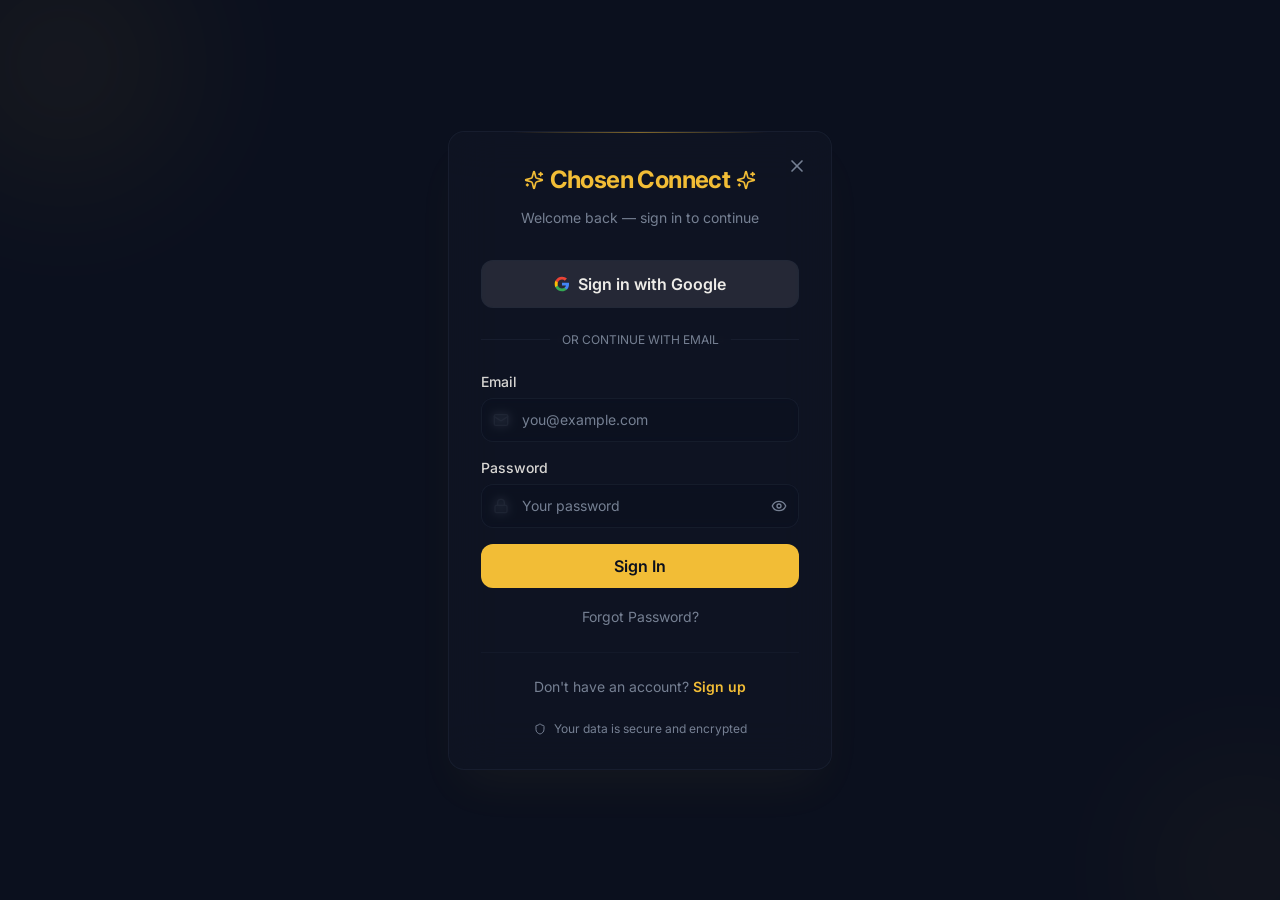
<file: index.html>
<!doctype html>
<html lang="en">

  <head>
    <meta charset="UTF-8" />
    <meta
      name="viewport"
      content="width=device-width, initial-scale=1.0, maximum-scale=1" />
    <title>Chosen Connect</title>
    <link rel="icon" type="image/svg+xml" href="data:image/svg+xml,<svg xmlns='http://www.w3.org/2000/svg' viewBox='0 0 100 100'><rect fill='%231a1a2e' width='100' height='100'/><g transform='translate(50,50)'><path fill='%23D4AF37' d='M-15,-5 L-10,-15 L-5,-10 L0,-18 L5,-10 L10,-15 L15,-5 L10,0 L12,8 L-12,8 L-10,0 Z'/><rect x='-12' y='8' width='24' height='3' fill='%23D4AF37'/></g></svg>" />
    <link rel="preconnect" href="https://fonts.googleapis.com" />
    <link rel="preconnect" href="https://fonts.gstatic.com" crossorigin />
    <link href="https://fonts.googleapis.com/css2?family=Inter:wght@300;400;500;600;700&display=swap" rel="stylesheet" />
    <script type="module" crossorigin src="/assets/index-fNr9s-uT.js"></script>
    <link rel="stylesheet" crossorigin href="/assets/index-DAUhenwV.css">
  </head>

  <body>
    <div id="root"></div>
  </body>

</html>
</file>
<file: assets/index-DAUhenwV.css>
@import"https://fonts.googleapis.com/css2?family=Cinzel:wght@400;500;600;700&family=Crimson+Pro:ital,wght@0,300;0,400;0,600;1,400&family=Inter:wght@300;400;500;600;700&display=swap";*,:before,:after{--tw-border-spacing-x: 0;--tw-border-spacing-y: 0;--tw-translate-x: 0;--tw-translate-y: 0;--tw-rotate: 0;--tw-skew-x: 0;--tw-skew-y: 0;--tw-scale-x: 1;--tw-scale-y: 1;--tw-pan-x: ;--tw-pan-y: ;--tw-pinch-zoom: ;--tw-scroll-snap-strictness: proximity;--tw-gradient-from-position: ;--tw-gradient-via-position: ;--tw-gradient-to-position: ;--tw-ordinal: ;--tw-slashed-zero: ;--tw-numeric-figure: ;--tw-numeric-spacing: ;--tw-numeric-fraction: ;--tw-ring-inset: ;--tw-ring-offset-width: 0px;--tw-ring-offset-color: #fff;--tw-ring-color: rgb(59 130 246 / .5);--tw-ring-offset-shadow: 0 0 #0000;--tw-ring-shadow: 0 0 #0000;--tw-shadow: 0 0 #0000;--tw-shadow-colored: 0 0 #0000;--tw-blur: ;--tw-brightness: ;--tw-contrast: ;--tw-grayscale: ;--tw-hue-rotate: ;--tw-invert: ;--tw-saturate: ;--tw-sepia: ;--tw-drop-shadow: ;--tw-backdrop-blur: ;--tw-backdrop-brightness: ;--tw-backdrop-contrast: ;--tw-backdrop-grayscale: ;--tw-backdrop-hue-rotate: ;--tw-backdrop-invert: ;--tw-backdrop-opacity: ;--tw-backdrop-saturate: ;--tw-backdrop-sepia: ;--tw-contain-size: ;--tw-contain-layout: ;--tw-contain-paint: ;--tw-contain-style: }::backdrop{--tw-border-spacing-x: 0;--tw-border-spacing-y: 0;--tw-translate-x: 0;--tw-translate-y: 0;--tw-rotate: 0;--tw-skew-x: 0;--tw-skew-y: 0;--tw-scale-x: 1;--tw-scale-y: 1;--tw-pan-x: ;--tw-pan-y: ;--tw-pinch-zoom: ;--tw-scroll-snap-strictness: proximity;--tw-gradient-from-position: ;--tw-gradient-via-position: ;--tw-gradient-to-position: ;--tw-ordinal: ;--tw-slashed-zero: ;--tw-numeric-figure: ;--tw-numeric-spacing: ;--tw-numeric-fraction: ;--tw-ring-inset: ;--tw-ring-offset-width: 0px;--tw-ring-offset-color: #fff;--tw-ring-color: rgb(59 130 246 / .5);--tw-ring-offset-shadow: 0 0 #0000;--tw-ring-shadow: 0 0 #0000;--tw-shadow: 0 0 #0000;--tw-shadow-colored: 0 0 #0000;--tw-blur: ;--tw-brightness: ;--tw-contrast: ;--tw-grayscale: ;--tw-hue-rotate: ;--tw-invert: ;--tw-saturate: ;--tw-sepia: ;--tw-drop-shadow: ;--tw-backdrop-blur: ;--tw-backdrop-brightness: ;--tw-backdrop-contrast: ;--tw-backdrop-grayscale: ;--tw-backdrop-hue-rotate: ;--tw-backdrop-invert: ;--tw-backdrop-opacity: ;--tw-backdrop-saturate: ;--tw-backdrop-sepia: ;--tw-contain-size: ;--tw-contain-layout: ;--tw-contain-paint: ;--tw-contain-style: }*,:before,:after{box-sizing:border-box;border-width:0;border-style:solid;border-color:#e5e7eb}:before,:after{--tw-content: ""}html,:host{line-height:1.5;-webkit-text-size-adjust:100%;-moz-tab-size:4;-o-tab-size:4;tab-size:4;font-family:ui-sans-serif,system-ui,sans-serif,"Apple Color Emoji","Segoe UI Emoji",Segoe UI Symbol,"Noto Color Emoji";font-feature-settings:normal;font-variation-settings:normal;-webkit-tap-highlight-color:transparent}body{margin:0;line-height:inherit}hr{height:0;color:inherit;border-top-width:1px}abbr:where([title]){-webkit-text-decoration:underline dotted;text-decoration:underline dotted}h1,h2,h3,h4,h5,h6{font-size:inherit;font-weight:inherit}a{color:inherit;text-decoration:inherit}b,strong{font-weight:bolder}code,kbd,samp,pre{font-family:ui-monospace,SFMono-Regular,Menlo,Monaco,Consolas,Liberation Mono,Courier New,monospace;font-feature-settings:normal;font-variation-settings:normal;font-size:1em}small{font-size:80%}sub,sup{font-size:75%;line-height:0;position:relative;vertical-align:baseline}sub{bottom:-.25em}sup{top:-.5em}table{text-indent:0;border-color:inherit;border-collapse:collapse}button,input,optgroup,select,textarea{font-family:inherit;font-feature-settings:inherit;font-variation-settings:inherit;font-size:100%;font-weight:inherit;line-height:inherit;letter-spacing:inherit;color:inherit;margin:0;padding:0}button,select{text-transform:none}button,input:where([type=button]),input:where([type=reset]),input:where([type=submit]){-webkit-appearance:button;background-color:transparent;background-image:none}:-moz-focusring{outline:auto}:-moz-ui-invalid{box-shadow:none}progress{vertical-align:baseline}::-webkit-inner-spin-button,::-webkit-outer-spin-button{height:auto}[type=search]{-webkit-appearance:textfield;outline-offset:-2px}::-webkit-search-decoration{-webkit-appearance:none}::-webkit-file-upload-button{-webkit-appearance:button;font:inherit}summary{display:list-item}blockquote,dl,dd,h1,h2,h3,h4,h5,h6,hr,figure,p,pre{margin:0}fieldset{margin:0;padding:0}legend{padding:0}ol,ul,menu{list-style:none;margin:0;padding:0}dialog{padding:0}textarea{resize:vertical}input::-moz-placeholder,textarea::-moz-placeholder{opacity:1;color:#9ca3af}input::placeholder,textarea::placeholder{opacity:1;color:#9ca3af}button,[role=button]{cursor:pointer}:disabled{cursor:default}img,svg,video,canvas,audio,iframe,embed,object{display:block;vertical-align:middle}img,video{max-width:100%;height:auto}[hidden]:where(:not([hidden=until-found])){display:none}:root{--background: 224 45% 8%;--foreground: 42 15% 92%;--card: 224 40% 10%;--card-foreground: 42 15% 92%;--popover: 224 40% 10%;--popover-foreground: 42 15% 92%;--primary: 43 88% 58%;--primary-foreground: 224 45% 8%;--secondary: 224 35% 14%;--secondary-foreground: 42 10% 78%;--muted: 224 28% 18%;--muted-foreground: 220 12% 52%;--accent: 224 35% 16%;--accent-foreground: 42 15% 92%;--destructive: 0 72% 56%;--destructive-foreground: 42 15% 92%;--border: 224 28% 18%;--input: 224 30% 13%;--ring: 43 88% 58%;--radius: .625rem;--sidebar-background: 224 50% 6%;--sidebar-foreground: 42 15% 88%;--sidebar-primary: 43 88% 58%;--sidebar-primary-foreground: 224 45% 8%;--sidebar-accent: 224 35% 12%;--sidebar-accent-foreground: 42 15% 88%;--sidebar-border: 224 28% 15%;--sidebar-ring: 43 88% 58%;--gold-glow: 0 0 30px hsl(43 88% 58% / .12);--card-shadow: 0 4px 24px hsl(224 45% 4% / .6)}*{border-color:hsl(var(--border))}html{font-family:Inter,system-ui,sans-serif;-webkit-font-smoothing:antialiased;-moz-osx-font-smoothing:grayscale}body{background-color:hsl(var(--background));color:hsl(var(--foreground));background-image:radial-gradient(ellipse 80% 50% at 50% -20%,hsl(43 88% 58% / .04) 0%,transparent 60%),radial-gradient(ellipse 50% 80% at 100% 50%,hsl(224 45% 18% / .3) 0%,transparent 50%);background-attachment:fixed;min-height:100vh}::-webkit-scrollbar{width:5px;height:5px}::-webkit-scrollbar-track{background:hsl(var(--background))}::-webkit-scrollbar-thumb{background:hsl(var(--border));border-radius:99px}::-webkit-scrollbar-thumb:hover{background:hsl(var(--primary) / .4)}h1,h2,h3{letter-spacing:-.02em}::-moz-selection{background:#f2bd3640;color:hsl(var(--foreground))}::selection{background:#f2bd3640;color:hsl(var(--foreground))}.text-gold-gradient{background:linear-gradient(135deg,#f5cd66,#f0b00f,#e89c30);-webkit-background-clip:text;-webkit-text-fill-color:transparent;background-clip:text}input:focus-visible,textarea:focus-visible{box-shadow:0 0 0 2px hsl(var(--ring) / .35)}@keyframes shine{0%,to{left:-75%;opacity:0}50%{left:125%;opacity:1}}.fade-in{animation:fadeIn .4s ease both}@keyframes fadeIn{0%{opacity:0;transform:translateY(8px)}to{opacity:1;transform:translateY(0)}}@keyframes pulse-dot{0%,to{opacity:1;transform:scale(1)}50%{opacity:.6;transform:scale(1.3)}}.sr-only{position:absolute;width:1px;height:1px;padding:0;margin:-1px;overflow:hidden;clip:rect(0,0,0,0);white-space:nowrap;border-width:0}.pointer-events-none{pointer-events:none}.pointer-events-auto{pointer-events:auto}.visible{visibility:visible}.invisible{visibility:hidden}.fixed{position:fixed}.absolute{position:absolute}.relative{position:relative}.sticky{position:sticky}.inset-0{top:0;right:0;bottom:0;left:0}.inset-x-0{left:0;right:0}.inset-y-0{top:0;bottom:0}.-bottom-0\.5{bottom:-.125rem}.-bottom-12{bottom:-3rem}.-bottom-32{bottom:-8rem}.-left-12{left:-3rem}.-left-20{left:-5rem}.-left-32{left:-8rem}.-right-0\.5{right:-.125rem}.-right-1{right:-.25rem}.-right-12{right:-3rem}.-right-20{right:-5rem}.-right-32{right:-8rem}.-top-1{top:-.25rem}.-top-10{top:-2.5rem}.-top-12{top:-3rem}.-top-20{top:-5rem}.-top-32{top:-8rem}.bottom-0{bottom:0}.left-0{left:0}.left-1{left:.25rem}.left-1\/2{left:50%}.left-2{left:.5rem}.left-3{left:.75rem}.left-\[50\%\]{left:50%}.right-0{right:0}.right-1{right:.25rem}.right-10{right:2.5rem}.right-2{right:.5rem}.right-3{right:.75rem}.right-4{right:1rem}.top-0{top:0}.top-1\.5{top:.375rem}.top-1\/2{top:50%}.top-2{top:.5rem}.top-3{top:.75rem}.top-3\.5{top:.875rem}.top-4{top:1rem}.top-\[1px\]{top:1px}.top-\[50\%\]{top:50%}.top-\[60\%\]{top:60%}.top-full{top:100%}.-z-10{z-index:-10}.z-10{z-index:10}.z-20{z-index:20}.z-30{z-index:30}.z-40{z-index:40}.z-50{z-index:50}.z-\[100\]{z-index:100}.z-\[1\]{z-index:1}.col-span-full{grid-column:1 / -1}.-mx-1{margin-left:-.25rem;margin-right:-.25rem}.mx-2{margin-left:.5rem;margin-right:.5rem}.mx-3\.5{margin-left:.875rem;margin-right:.875rem}.mx-auto{margin-left:auto;margin-right:auto}.my-0\.5{margin-top:.125rem;margin-bottom:.125rem}.my-1{margin-top:.25rem;margin-bottom:.25rem}.my-6{margin-top:1.5rem;margin-bottom:1.5rem}.-ml-4{margin-left:-1rem}.-mr-10{margin-right:-2.5rem}.-mt-0\.5{margin-top:-.125rem}.-mt-10{margin-top:-2.5rem}.-mt-16{margin-top:-4rem}.-mt-4{margin-top:-1rem}.mb-0\.5{margin-bottom:.125rem}.mb-1{margin-bottom:.25rem}.mb-1\.5{margin-bottom:.375rem}.mb-10{margin-bottom:2.5rem}.mb-2{margin-bottom:.5rem}.mb-3{margin-bottom:.75rem}.mb-4{margin-bottom:1rem}.mb-5{margin-bottom:1.25rem}.mb-6{margin-bottom:1.5rem}.mb-8{margin-bottom:2rem}.ml-1{margin-left:.25rem}.ml-1\.5{margin-left:.375rem}.ml-14{margin-left:3.5rem}.ml-2{margin-left:.5rem}.ml-auto{margin-left:auto}.mr-1{margin-right:.25rem}.mr-1\.5{margin-right:.375rem}.mr-2{margin-right:.5rem}.mr-3{margin-right:.75rem}.mt-0\.5{margin-top:.125rem}.mt-1{margin-top:.25rem}.mt-1\.5{margin-top:.375rem}.mt-2{margin-top:.5rem}.mt-20{margin-top:5rem}.mt-24{margin-top:6rem}.mt-3{margin-top:.75rem}.mt-4{margin-top:1rem}.mt-6{margin-top:1.5rem}.mt-auto{margin-top:auto}.line-clamp-2{overflow:hidden;display:-webkit-box;-webkit-box-orient:vertical;-webkit-line-clamp:2}.block{display:block}.inline-block{display:inline-block}.inline{display:inline}.flex{display:flex}.inline-flex{display:inline-flex}.table{display:table}.grid{display:grid}.hidden{display:none}.aspect-square{aspect-ratio:1 / 1}.aspect-video{aspect-ratio:16 / 9}.size-4{width:1rem;height:1rem}.h-1{height:.25rem}.h-1\.5{height:.375rem}.h-10{height:2.5rem}.h-11{height:2.75rem}.h-12{height:3rem}.h-14{height:3.5rem}.h-16{height:4rem}.h-2{height:.5rem}.h-2\.5{height:.625rem}.h-24{height:6rem}.h-28{height:7rem}.h-3{height:.75rem}.h-3\.5{height:.875rem}.h-32{height:8rem}.h-4{height:1rem}.h-44{height:11rem}.h-48{height:12rem}.h-5{height:1.25rem}.h-56{height:14rem}.h-6{height:1.5rem}.h-64{height:16rem}.h-7{height:1.75rem}.h-72{height:18rem}.h-8{height:2rem}.h-80{height:20rem}.h-9{height:2.25rem}.h-96{height:24rem}.h-\[1px\]{height:1px}.h-\[calc\(100vh-8rem\)\]{height:calc(100vh - 8rem)}.h-\[var\(--radix-navigation-menu-viewport-height\)\]{height:var(--radix-navigation-menu-viewport-height)}.h-\[var\(--radix-select-trigger-height\)\]{height:var(--radix-select-trigger-height)}.h-auto{height:auto}.h-full{height:100%}.h-px{height:1px}.h-screen{height:100vh}.h-svh{height:100svh}.max-h-24{max-height:6rem}.max-h-36{max-height:9rem}.max-h-48{max-height:12rem}.max-h-80{max-height:20rem}.max-h-96{max-height:24rem}.max-h-\[300px\]{max-height:300px}.max-h-\[400px\]{max-height:400px}.max-h-\[90vh\]{max-height:90vh}.max-h-screen{max-height:100vh}.min-h-0{min-height:0px}.min-h-12{min-height:3rem}.min-h-20{min-height:5rem}.min-h-24{min-height:6rem}.min-h-32{min-height:8rem}.min-h-40{min-height:10rem}.min-h-48{min-height:12rem}.min-h-\[36px\]{min-height:36px}.min-h-\[400px\]{min-height:400px}.min-h-\[80px\]{min-height:80px}.min-h-screen{min-height:100vh}.min-h-svh{min-height:100svh}.w-0{width:0px}.w-1{width:.25rem}.w-10{width:2.5rem}.w-11{width:2.75rem}.w-12{width:3rem}.w-14{width:3.5rem}.w-16{width:4rem}.w-2{width:.5rem}.w-2\.5{width:.625rem}.w-2\/3{width:66.666667%}.w-20{width:5rem}.w-28{width:7rem}.w-3{width:.75rem}.w-3\.5{width:.875rem}.w-3\/4{width:75%}.w-32{width:8rem}.w-4{width:1rem}.w-5{width:1.25rem}.w-56{width:14rem}.w-6{width:1.5rem}.w-64{width:16rem}.w-7{width:1.75rem}.w-72{width:18rem}.w-8{width:2rem}.w-80{width:20rem}.w-9{width:2.25rem}.w-96{width:24rem}.w-\[--sidebar-width\]{width:var(--sidebar-width)}.w-\[100px\]{width:100px}.w-\[1px\]{width:1px}.w-auto{width:auto}.w-full{width:100%}.w-max{width:-moz-max-content;width:max-content}.w-px{width:1px}.min-w-0{min-width:0px}.min-w-5{min-width:1.25rem}.min-w-\[12rem\]{min-width:12rem}.min-w-\[8rem\]{min-width:8rem}.min-w-\[var\(--radix-select-trigger-width\)\]{min-width:var(--radix-select-trigger-width)}.min-w-max{min-width:-moz-max-content;min-width:max-content}.max-w-2xl{max-width:42rem}.max-w-3xl{max-width:48rem}.max-w-4xl{max-width:56rem}.max-w-5xl{max-width:64rem}.max-w-6xl{max-width:72rem}.max-w-7xl{max-width:80rem}.max-w-\[--skeleton-width\]{max-width:var(--skeleton-width)}.max-w-\[75\%\]{max-width:75%}.max-w-lg{max-width:32rem}.max-w-max{max-width:-moz-max-content;max-width:max-content}.max-w-md{max-width:28rem}.max-w-sm{max-width:24rem}.max-w-xs{max-width:20rem}.flex-1{flex:1 1 0%}.flex-shrink-0,.shrink-0{flex-shrink:0}.grow{flex-grow:1}.grow-0{flex-grow:0}.basis-full{flex-basis:100%}.caption-bottom{caption-side:bottom}.border-collapse{border-collapse:collapse}.-translate-x-1\/2{--tw-translate-x: -50%;transform:translate(var(--tw-translate-x),var(--tw-translate-y)) rotate(var(--tw-rotate)) skew(var(--tw-skew-x)) skewY(var(--tw-skew-y)) scaleX(var(--tw-scale-x)) scaleY(var(--tw-scale-y))}.-translate-x-full{--tw-translate-x: -100%;transform:translate(var(--tw-translate-x),var(--tw-translate-y)) rotate(var(--tw-rotate)) skew(var(--tw-skew-x)) skewY(var(--tw-skew-y)) scaleX(var(--tw-scale-x)) scaleY(var(--tw-scale-y))}.-translate-x-px{--tw-translate-x: -1px;transform:translate(var(--tw-translate-x),var(--tw-translate-y)) rotate(var(--tw-rotate)) skew(var(--tw-skew-x)) skewY(var(--tw-skew-y)) scaleX(var(--tw-scale-x)) scaleY(var(--tw-scale-y))}.-translate-y-1\/2{--tw-translate-y: -50%;transform:translate(var(--tw-translate-x),var(--tw-translate-y)) rotate(var(--tw-rotate)) skew(var(--tw-skew-x)) skewY(var(--tw-skew-y)) scaleX(var(--tw-scale-x)) scaleY(var(--tw-scale-y))}.translate-x-0{--tw-translate-x: 0px;transform:translate(var(--tw-translate-x),var(--tw-translate-y)) rotate(var(--tw-rotate)) skew(var(--tw-skew-x)) skewY(var(--tw-skew-y)) scaleX(var(--tw-scale-x)) scaleY(var(--tw-scale-y))}.translate-x-\[-50\%\]{--tw-translate-x: -50%;transform:translate(var(--tw-translate-x),var(--tw-translate-y)) rotate(var(--tw-rotate)) skew(var(--tw-skew-x)) skewY(var(--tw-skew-y)) scaleX(var(--tw-scale-x)) scaleY(var(--tw-scale-y))}.translate-x-px{--tw-translate-x: 1px;transform:translate(var(--tw-translate-x),var(--tw-translate-y)) rotate(var(--tw-rotate)) skew(var(--tw-skew-x)) skewY(var(--tw-skew-y)) scaleX(var(--tw-scale-x)) scaleY(var(--tw-scale-y))}.translate-y-0{--tw-translate-y: 0px;transform:translate(var(--tw-translate-x),var(--tw-translate-y)) rotate(var(--tw-rotate)) skew(var(--tw-skew-x)) skewY(var(--tw-skew-y)) scaleX(var(--tw-scale-x)) scaleY(var(--tw-scale-y))}.translate-y-2{--tw-translate-y: .5rem;transform:translate(var(--tw-translate-x),var(--tw-translate-y)) rotate(var(--tw-rotate)) skew(var(--tw-skew-x)) skewY(var(--tw-skew-y)) scaleX(var(--tw-scale-x)) scaleY(var(--tw-scale-y))}.translate-y-4{--tw-translate-y: 1rem;transform:translate(var(--tw-translate-x),var(--tw-translate-y)) rotate(var(--tw-rotate)) skew(var(--tw-skew-x)) skewY(var(--tw-skew-y)) scaleX(var(--tw-scale-x)) scaleY(var(--tw-scale-y))}.translate-y-8{--tw-translate-y: 2rem;transform:translate(var(--tw-translate-x),var(--tw-translate-y)) rotate(var(--tw-rotate)) skew(var(--tw-skew-x)) skewY(var(--tw-skew-y)) scaleX(var(--tw-scale-x)) scaleY(var(--tw-scale-y))}.translate-y-\[-50\%\]{--tw-translate-y: -50%;transform:translate(var(--tw-translate-x),var(--tw-translate-y)) rotate(var(--tw-rotate)) skew(var(--tw-skew-x)) skewY(var(--tw-skew-y)) scaleX(var(--tw-scale-x)) scaleY(var(--tw-scale-y))}.rotate-45{--tw-rotate: 45deg;transform:translate(var(--tw-translate-x),var(--tw-translate-y)) rotate(var(--tw-rotate)) skew(var(--tw-skew-x)) skewY(var(--tw-skew-y)) scaleX(var(--tw-scale-x)) scaleY(var(--tw-scale-y))}.rotate-90{--tw-rotate: 90deg;transform:translate(var(--tw-translate-x),var(--tw-translate-y)) rotate(var(--tw-rotate)) skew(var(--tw-skew-x)) skewY(var(--tw-skew-y)) scaleX(var(--tw-scale-x)) scaleY(var(--tw-scale-y))}.scale-100{--tw-scale-x: 1;--tw-scale-y: 1;transform:translate(var(--tw-translate-x),var(--tw-translate-y)) rotate(var(--tw-rotate)) skew(var(--tw-skew-x)) skewY(var(--tw-skew-y)) scaleX(var(--tw-scale-x)) scaleY(var(--tw-scale-y))}.scale-110{--tw-scale-x: 1.1;--tw-scale-y: 1.1;transform:translate(var(--tw-translate-x),var(--tw-translate-y)) rotate(var(--tw-rotate)) skew(var(--tw-skew-x)) skewY(var(--tw-skew-y)) scaleX(var(--tw-scale-x)) scaleY(var(--tw-scale-y))}.scale-95{--tw-scale-x: .95;--tw-scale-y: .95;transform:translate(var(--tw-translate-x),var(--tw-translate-y)) rotate(var(--tw-rotate)) skew(var(--tw-skew-x)) skewY(var(--tw-skew-y)) scaleX(var(--tw-scale-x)) scaleY(var(--tw-scale-y))}.transform{transform:translate(var(--tw-translate-x),var(--tw-translate-y)) rotate(var(--tw-rotate)) skew(var(--tw-skew-x)) skewY(var(--tw-skew-y)) scaleX(var(--tw-scale-x)) scaleY(var(--tw-scale-y))}@keyframes fade-in{0%{opacity:0;transform:translateY(10px)}to{opacity:1;transform:translateY(0)}}.animate-fade-in{animation:fade-in .5s ease-out both}@keyframes fade-in-down{0%{opacity:0;transform:translateY(-12px)}to{opacity:1;transform:translateY(0)}}.animate-fade-in-down{animation:fade-in-down .4s ease-out both}@keyframes fade-in-left{0%{opacity:0;transform:translate(-16px)}to{opacity:1;transform:translate(0)}}.animate-fade-in-left{animation:fade-in-left .5s ease-out both}@keyframes fade-in-right{0%{opacity:0;transform:translate(16px)}to{opacity:1;transform:translate(0)}}.animate-fade-in-right{animation:fade-in-right .5s ease-out both}@keyframes fade-in-up{0%{opacity:0;transform:translateY(24px)}to{opacity:1;transform:translateY(0)}}.animate-fade-in-up{animation:fade-in-up .6s ease-out both}@keyframes float{0%,to{transform:translateY(0)}50%{transform:translateY(-6px)}}.animate-float{animation:float 3s ease-in-out infinite}@keyframes pulse{50%{opacity:.5}}.animate-pulse{animation:pulse 2s cubic-bezier(.4,0,.6,1) infinite}@keyframes pulse-glow{0%,to{box-shadow:0 0 8px #fbbd234d}50%{box-shadow:0 0 20px 4px #fbbd2380}}.animate-pulse-glow{animation:pulse-glow 2s ease-in-out infinite}@keyframes scale-in{0%{opacity:0;transform:scale(.95)}to{opacity:1;transform:scale(1)}}.animate-scale-in{animation:scale-in .4s ease-out both}@keyframes spin{to{transform:rotate(360deg)}}.animate-spin{animation:spin 1s linear infinite}.cursor-default{cursor:default}.cursor-not-allowed{cursor:not-allowed}.cursor-pointer{cursor:pointer}.touch-none{touch-action:none}.select-none{-webkit-user-select:none;-moz-user-select:none;user-select:none}.resize-none{resize:none}.list-disc{list-style-type:disc}.list-none{list-style-type:none}.grid-cols-1{grid-template-columns:repeat(1,minmax(0,1fr))}.grid-cols-2{grid-template-columns:repeat(2,minmax(0,1fr))}.grid-cols-3{grid-template-columns:repeat(3,minmax(0,1fr))}.flex-row{flex-direction:row}.flex-col{flex-direction:column}.flex-col-reverse{flex-direction:column-reverse}.flex-wrap{flex-wrap:wrap}.items-start{align-items:flex-start}.items-end{align-items:flex-end}.items-center{align-items:center}.items-stretch{align-items:stretch}.justify-start{justify-content:flex-start}.justify-end{justify-content:flex-end}.justify-center{justify-content:center}.justify-between{justify-content:space-between}.gap-0{gap:0px}.gap-1{gap:.25rem}.gap-1\.5{gap:.375rem}.gap-2{gap:.5rem}.gap-2\.5{gap:.625rem}.gap-3{gap:.75rem}.gap-4{gap:1rem}.gap-6{gap:1.5rem}.gap-8{gap:2rem}.space-x-1>:not([hidden])~:not([hidden]){--tw-space-x-reverse: 0;margin-right:calc(.25rem * var(--tw-space-x-reverse));margin-left:calc(.25rem * calc(1 - var(--tw-space-x-reverse)))}.space-x-4>:not([hidden])~:not([hidden]){--tw-space-x-reverse: 0;margin-right:calc(1rem * var(--tw-space-x-reverse));margin-left:calc(1rem * calc(1 - var(--tw-space-x-reverse)))}.space-y-0\.5>:not([hidden])~:not([hidden]){--tw-space-y-reverse: 0;margin-top:calc(.125rem * calc(1 - var(--tw-space-y-reverse)));margin-bottom:calc(.125rem * var(--tw-space-y-reverse))}.space-y-1>:not([hidden])~:not([hidden]){--tw-space-y-reverse: 0;margin-top:calc(.25rem * calc(1 - var(--tw-space-y-reverse)));margin-bottom:calc(.25rem * var(--tw-space-y-reverse))}.space-y-1\.5>:not([hidden])~:not([hidden]){--tw-space-y-reverse: 0;margin-top:calc(.375rem * calc(1 - var(--tw-space-y-reverse)));margin-bottom:calc(.375rem * var(--tw-space-y-reverse))}.space-y-12>:not([hidden])~:not([hidden]){--tw-space-y-reverse: 0;margin-top:calc(3rem * calc(1 - var(--tw-space-y-reverse)));margin-bottom:calc(3rem * var(--tw-space-y-reverse))}.space-y-2>:not([hidden])~:not([hidden]){--tw-space-y-reverse: 0;margin-top:calc(.5rem * calc(1 - var(--tw-space-y-reverse)));margin-bottom:calc(.5rem * var(--tw-space-y-reverse))}.space-y-3>:not([hidden])~:not([hidden]){--tw-space-y-reverse: 0;margin-top:calc(.75rem * calc(1 - var(--tw-space-y-reverse)));margin-bottom:calc(.75rem * var(--tw-space-y-reverse))}.space-y-4>:not([hidden])~:not([hidden]){--tw-space-y-reverse: 0;margin-top:calc(1rem * calc(1 - var(--tw-space-y-reverse)));margin-bottom:calc(1rem * var(--tw-space-y-reverse))}.space-y-5>:not([hidden])~:not([hidden]){--tw-space-y-reverse: 0;margin-top:calc(1.25rem * calc(1 - var(--tw-space-y-reverse)));margin-bottom:calc(1.25rem * var(--tw-space-y-reverse))}.space-y-6>:not([hidden])~:not([hidden]){--tw-space-y-reverse: 0;margin-top:calc(1.5rem * calc(1 - var(--tw-space-y-reverse)));margin-bottom:calc(1.5rem * var(--tw-space-y-reverse))}.space-y-8>:not([hidden])~:not([hidden]){--tw-space-y-reverse: 0;margin-top:calc(2rem * calc(1 - var(--tw-space-y-reverse)));margin-bottom:calc(2rem * var(--tw-space-y-reverse))}.overflow-auto{overflow:auto}.overflow-hidden{overflow:hidden}.overflow-x-auto{overflow-x:auto}.overflow-y-auto{overflow-y:auto}.overflow-x-hidden{overflow-x:hidden}.truncate{overflow:hidden;text-overflow:ellipsis;white-space:nowrap}.whitespace-nowrap{white-space:nowrap}.whitespace-pre-line{white-space:pre-line}.whitespace-pre-wrap{white-space:pre-wrap}.break-words{overflow-wrap:break-word}.rounded{border-radius:.25rem}.rounded-2xl{border-radius:1rem}.rounded-\[2px\]{border-radius:2px}.rounded-\[inherit\]{border-radius:inherit}.rounded-full{border-radius:9999px}.rounded-lg{border-radius:var(--radius)}.rounded-md{border-radius:calc(var(--radius) - 2px)}.rounded-sm{border-radius:calc(var(--radius) - 4px)}.rounded-xl{border-radius:.75rem}.rounded-t-\[10px\]{border-top-left-radius:10px;border-top-right-radius:10px}.rounded-bl-md{border-bottom-left-radius:calc(var(--radius) - 2px)}.rounded-br-md{border-bottom-right-radius:calc(var(--radius) - 2px)}.rounded-tl-sm{border-top-left-radius:calc(var(--radius) - 4px)}.border{border-width:1px}.border-0{border-width:0px}.border-2{border-width:2px}.border-4{border-width:4px}.border-\[1\.5px\]{border-width:1.5px}.border-y{border-top-width:1px;border-bottom-width:1px}.border-b{border-bottom-width:1px}.border-l{border-left-width:1px}.border-l-2{border-left-width:2px}.border-l-4{border-left-width:4px}.border-r{border-right-width:1px}.border-t{border-top-width:1px}.border-dashed{border-style:dashed}.border-\[--color-border\]{border-color:var(--color-border)}.border-amber-500{--tw-border-opacity: 1;border-color:rgb(245 158 11 / var(--tw-border-opacity, 1))}.border-amber-500\/20{border-color:#f59e0b33}.border-amber-500\/25{border-color:#f59e0b40}.border-amber-500\/30{border-color:#f59e0b4d}.border-amber-600\/30{border-color:#d977064d}.border-amber-800\/50{border-color:#92400e80}.border-amber-900\/30{border-color:#78350f4d}.border-background{border-color:hsl(var(--background))}.border-blue-500\/20{border-color:#3b82f633}.border-blue-500\/30{border-color:#3b82f64d}.border-border{border-color:hsl(var(--border))}.border-border\/10{border-color:hsl(var(--border) / .1)}.border-border\/20{border-color:hsl(var(--border) / .2)}.border-border\/30{border-color:hsl(var(--border) / .3)}.border-border\/40{border-color:hsl(var(--border) / .4)}.border-border\/50{border-color:hsl(var(--border) / .5)}.border-border\/60{border-color:hsl(var(--border) / .6)}.border-destructive{border-color:hsl(var(--destructive))}.border-destructive\/20{border-color:hsl(var(--destructive) / .2)}.border-destructive\/30{border-color:hsl(var(--destructive) / .3)}.border-destructive\/50{border-color:hsl(var(--destructive) / .5)}.border-emerald-500\/20{border-color:#10b98133}.border-emerald-500\/25{border-color:#10b98140}.border-emerald-500\/30{border-color:#10b9814d}.border-green-500{--tw-border-opacity: 1;border-color:rgb(34 197 94 / var(--tw-border-opacity, 1))}.border-green-500\/25{border-color:#22c55e40}.border-green-500\/30{border-color:#22c55e4d}.border-indigo-500\/30{border-color:#6366f14d}.border-input{border-color:hsl(var(--input))}.border-orange-500\/30{border-color:#f973164d}.border-pink-500\/30{border-color:#ec48994d}.border-primary{border-color:hsl(var(--primary))}.border-primary\/10{border-color:hsl(var(--primary) / .1)}.border-primary\/20{border-color:hsl(var(--primary) / .2)}.border-primary\/25{border-color:hsl(var(--primary) / .25)}.border-primary\/30{border-color:hsl(var(--primary) / .3)}.border-primary\/50{border-color:hsl(var(--primary) / .5)}.border-purple-500\/25{border-color:#a855f740}.border-purple-500\/30{border-color:#a855f74d}.border-red-500\/25{border-color:#ef444440}.border-red-500\/30{border-color:#ef44444d}.border-sidebar-border{border-color:hsl(var(--sidebar-border))}.border-slate-700{--tw-border-opacity: 1;border-color:rgb(51 65 85 / var(--tw-border-opacity, 1))}.border-teal-500\/30{border-color:#14b8a64d}.border-transparent{border-color:transparent}.border-yellow-500\/25{border-color:#eab30840}.border-l-transparent{border-left-color:transparent}.border-t-transparent{border-top-color:transparent}.bg-\[--color-bg\]{background-color:var(--color-bg)}.bg-accent{background-color:hsl(var(--accent))}.bg-accent\/30{background-color:hsl(var(--accent) / .3)}.bg-accent\/40{background-color:hsl(var(--accent) / .4)}.bg-accent\/50{background-color:hsl(var(--accent) / .5)}.bg-amber-500\/10{background-color:#f59e0b1a}.bg-amber-500\/15{background-color:#f59e0b26}.bg-amber-500\/20{background-color:#f59e0b33}.bg-amber-600{--tw-bg-opacity: 1;background-color:rgb(217 119 6 / var(--tw-bg-opacity, 1))}.bg-amber-600\/10{background-color:#d977061a}.bg-amber-600\/20{background-color:#d9770633}.bg-background{background-color:hsl(var(--background))}.bg-background\/20{background-color:hsl(var(--background) / .2)}.bg-background\/30{background-color:hsl(var(--background) / .3)}.bg-background\/50{background-color:hsl(var(--background) / .5)}.bg-background\/80{background-color:hsl(var(--background) / .8)}.bg-background\/90{background-color:hsl(var(--background) / .9)}.bg-black\/60{background-color:#0009}.bg-black\/80{background-color:#000c}.bg-blue-500\/10{background-color:#3b82f61a}.bg-blue-500\/20{background-color:#3b82f633}.bg-blue-500\/5{background-color:#3b82f60d}.bg-border{background-color:hsl(var(--border))}.bg-card{background-color:hsl(var(--card))}.bg-card\/80{background-color:hsl(var(--card) / .8)}.bg-destructive{background-color:hsl(var(--destructive))}.bg-destructive\/10{background-color:hsl(var(--destructive) / .1)}.bg-destructive\/20{background-color:hsl(var(--destructive) / .2)}.bg-destructive\/5{background-color:hsl(var(--destructive) / .05)}.bg-emerald-500\/10{background-color:#10b9811a}.bg-emerald-500\/15{background-color:#10b98126}.bg-emerald-500\/20{background-color:#10b98133}.bg-emerald-500\/5{background-color:#10b9810d}.bg-emerald-600{--tw-bg-opacity: 1;background-color:rgb(5 150 105 / var(--tw-bg-opacity, 1))}.bg-foreground{background-color:hsl(var(--foreground))}.bg-foreground\/10{background-color:hsl(var(--foreground) / .1)}.bg-green-500\/15{background-color:#22c55e26}.bg-green-500\/20{background-color:#22c55e33}.bg-green-600{--tw-bg-opacity: 1;background-color:rgb(22 163 74 / var(--tw-bg-opacity, 1))}.bg-green-600\/20{background-color:#16a34a33}.bg-muted{background-color:hsl(var(--muted))}.bg-muted\/50{background-color:hsl(var(--muted) / .5)}.bg-popover{background-color:hsl(var(--popover))}.bg-primary{background-color:hsl(var(--primary))}.bg-primary\/10{background-color:hsl(var(--primary) / .1)}.bg-primary\/15{background-color:hsl(var(--primary) / .15)}.bg-primary\/20{background-color:hsl(var(--primary) / .2)}.bg-primary\/5{background-color:hsl(var(--primary) / .05)}.bg-purple-500\/10{background-color:#a855f71a}.bg-purple-500\/15{background-color:#a855f726}.bg-red-500\/15{background-color:#ef444426}.bg-secondary{background-color:hsl(var(--secondary))}.bg-secondary\/30{background-color:hsl(var(--secondary) / .3)}.bg-secondary\/40{background-color:hsl(var(--secondary) / .4)}.bg-secondary\/50{background-color:hsl(var(--secondary) / .5)}.bg-sidebar{background-color:hsl(var(--sidebar-background))}.bg-sidebar-border{background-color:hsl(var(--sidebar-border))}.bg-slate-700{--tw-bg-opacity: 1;background-color:rgb(51 65 85 / var(--tw-bg-opacity, 1))}.bg-slate-800{--tw-bg-opacity: 1;background-color:rgb(30 41 59 / var(--tw-bg-opacity, 1))}.bg-slate-800\/50{background-color:#1e293b80}.bg-slate-800\/60{background-color:#1e293b99}.bg-slate-900{--tw-bg-opacity: 1;background-color:rgb(15 23 42 / var(--tw-bg-opacity, 1))}.bg-transparent{background-color:transparent}.bg-yellow-500\/15{background-color:#eab30826}.bg-gradient-to-b{background-image:linear-gradient(to bottom,var(--tw-gradient-stops))}.bg-gradient-to-br{background-image:linear-gradient(to bottom right,var(--tw-gradient-stops))}.bg-gradient-to-r{background-image:linear-gradient(to right,var(--tw-gradient-stops))}.bg-gradient-to-t{background-image:linear-gradient(to top,var(--tw-gradient-stops))}.from-amber-500{--tw-gradient-from: #f59e0b var(--tw-gradient-from-position);--tw-gradient-to: rgb(245 158 11 / 0) var(--tw-gradient-to-position);--tw-gradient-stops: var(--tw-gradient-from), var(--tw-gradient-to)}.from-amber-500\/20{--tw-gradient-from: rgb(245 158 11 / .2) var(--tw-gradient-from-position);--tw-gradient-to: rgb(245 158 11 / 0) var(--tw-gradient-to-position);--tw-gradient-stops: var(--tw-gradient-from), var(--tw-gradient-to)}.from-amber-600{--tw-gradient-from: #d97706 var(--tw-gradient-from-position);--tw-gradient-to: rgb(217 119 6 / 0) var(--tw-gradient-to-position);--tw-gradient-stops: var(--tw-gradient-from), var(--tw-gradient-to)}.from-amber-950\/30{--tw-gradient-from: rgb(69 26 3 / .3) var(--tw-gradient-from-position);--tw-gradient-to: rgb(69 26 3 / 0) var(--tw-gradient-to-position);--tw-gradient-stops: var(--tw-gradient-from), var(--tw-gradient-to)}.from-background\/80{--tw-gradient-from: hsl(var(--background) / .8) var(--tw-gradient-from-position);--tw-gradient-to: hsl(var(--background) / 0) var(--tw-gradient-to-position);--tw-gradient-stops: var(--tw-gradient-from), var(--tw-gradient-to)}.from-blue-500\/20{--tw-gradient-from: rgb(59 130 246 / .2) var(--tw-gradient-from-position);--tw-gradient-to: rgb(59 130 246 / 0) var(--tw-gradient-to-position);--tw-gradient-stops: var(--tw-gradient-from), var(--tw-gradient-to)}.from-card{--tw-gradient-from: hsl(var(--card)) var(--tw-gradient-from-position);--tw-gradient-to: hsl(var(--card) / 0) var(--tw-gradient-to-position);--tw-gradient-stops: var(--tw-gradient-from), var(--tw-gradient-to)}.from-emerald-500\/20{--tw-gradient-from: rgb(16 185 129 / .2) var(--tw-gradient-from-position);--tw-gradient-to: rgb(16 185 129 / 0) var(--tw-gradient-to-position);--tw-gradient-stops: var(--tw-gradient-from), var(--tw-gradient-to)}.from-indigo-500\/20{--tw-gradient-from: rgb(99 102 241 / .2) var(--tw-gradient-from-position);--tw-gradient-to: rgb(99 102 241 / 0) var(--tw-gradient-to-position);--tw-gradient-stops: var(--tw-gradient-from), var(--tw-gradient-to)}.from-orange-500\/20{--tw-gradient-from: rgb(249 115 22 / .2) var(--tw-gradient-from-position);--tw-gradient-to: rgb(249 115 22 / 0) var(--tw-gradient-to-position);--tw-gradient-stops: var(--tw-gradient-from), var(--tw-gradient-to)}.from-pink-500\/20{--tw-gradient-from: rgb(236 72 153 / .2) var(--tw-gradient-from-position);--tw-gradient-to: rgb(236 72 153 / 0) var(--tw-gradient-to-position);--tw-gradient-stops: var(--tw-gradient-from), var(--tw-gradient-to)}.from-primary{--tw-gradient-from: hsl(var(--primary)) var(--tw-gradient-from-position);--tw-gradient-to: hsl(var(--primary) / 0) var(--tw-gradient-to-position);--tw-gradient-stops: var(--tw-gradient-from), var(--tw-gradient-to)}.from-primary\/10{--tw-gradient-from: hsl(var(--primary) / .1) var(--tw-gradient-from-position);--tw-gradient-to: hsl(var(--primary) / 0) var(--tw-gradient-to-position);--tw-gradient-stops: var(--tw-gradient-from), var(--tw-gradient-to)}.from-primary\/15{--tw-gradient-from: hsl(var(--primary) / .15) var(--tw-gradient-from-position);--tw-gradient-to: hsl(var(--primary) / 0) var(--tw-gradient-to-position);--tw-gradient-stops: var(--tw-gradient-from), var(--tw-gradient-to)}.from-primary\/20{--tw-gradient-from: hsl(var(--primary) / .2) var(--tw-gradient-from-position);--tw-gradient-to: hsl(var(--primary) / 0) var(--tw-gradient-to-position);--tw-gradient-stops: var(--tw-gradient-from), var(--tw-gradient-to)}.from-primary\/30{--tw-gradient-from: hsl(var(--primary) / .3) var(--tw-gradient-from-position);--tw-gradient-to: hsl(var(--primary) / 0) var(--tw-gradient-to-position);--tw-gradient-stops: var(--tw-gradient-from), var(--tw-gradient-to)}.from-primary\/40{--tw-gradient-from: hsl(var(--primary) / .4) var(--tw-gradient-from-position);--tw-gradient-to: hsl(var(--primary) / 0) var(--tw-gradient-to-position);--tw-gradient-stops: var(--tw-gradient-from), var(--tw-gradient-to)}.from-primary\/5{--tw-gradient-from: hsl(var(--primary) / .05) var(--tw-gradient-from-position);--tw-gradient-to: hsl(var(--primary) / 0) var(--tw-gradient-to-position);--tw-gradient-stops: var(--tw-gradient-from), var(--tw-gradient-to)}.from-purple-500\/20{--tw-gradient-from: rgb(168 85 247 / .2) var(--tw-gradient-from-position);--tw-gradient-to: rgb(168 85 247 / 0) var(--tw-gradient-to-position);--tw-gradient-stops: var(--tw-gradient-from), var(--tw-gradient-to)}.from-red-500\/20{--tw-gradient-from: rgb(239 68 68 / .2) var(--tw-gradient-from-position);--tw-gradient-to: rgb(239 68 68 / 0) var(--tw-gradient-to-position);--tw-gradient-stops: var(--tw-gradient-from), var(--tw-gradient-to)}.from-slate-900{--tw-gradient-from: #0f172a var(--tw-gradient-from-position);--tw-gradient-to: rgb(15 23 42 / 0) var(--tw-gradient-to-position);--tw-gradient-stops: var(--tw-gradient-from), var(--tw-gradient-to)}.from-slate-950{--tw-gradient-from: #020617 var(--tw-gradient-from-position);--tw-gradient-to: rgb(2 6 23 / 0) var(--tw-gradient-to-position);--tw-gradient-stops: var(--tw-gradient-from), var(--tw-gradient-to)}.from-teal-500\/20{--tw-gradient-from: rgb(20 184 166 / .2) var(--tw-gradient-from-position);--tw-gradient-to: rgb(20 184 166 / 0) var(--tw-gradient-to-position);--tw-gradient-stops: var(--tw-gradient-from), var(--tw-gradient-to)}.from-transparent{--tw-gradient-from: transparent var(--tw-gradient-from-position);--tw-gradient-to: rgb(0 0 0 / 0) var(--tw-gradient-to-position);--tw-gradient-stops: var(--tw-gradient-from), var(--tw-gradient-to)}.via-amber-500{--tw-gradient-to: rgb(245 158 11 / 0) var(--tw-gradient-to-position);--tw-gradient-stops: var(--tw-gradient-from), #f59e0b var(--tw-gradient-via-position), var(--tw-gradient-to)}.via-amber-600\/30{--tw-gradient-to: rgb(217 119 6 / 0) var(--tw-gradient-to-position);--tw-gradient-stops: var(--tw-gradient-from), rgb(217 119 6 / .3) var(--tw-gradient-via-position), var(--tw-gradient-to)}.via-primary\/5{--tw-gradient-to: hsl(var(--primary) / 0) var(--tw-gradient-to-position);--tw-gradient-stops: var(--tw-gradient-from), hsl(var(--primary) / .05) var(--tw-gradient-via-position), var(--tw-gradient-to)}.via-slate-800{--tw-gradient-to: rgb(30 41 59 / 0) var(--tw-gradient-to-position);--tw-gradient-stops: var(--tw-gradient-from), #1e293b var(--tw-gradient-via-position), var(--tw-gradient-to)}.via-slate-950{--tw-gradient-to: rgb(2 6 23 / 0) var(--tw-gradient-to-position);--tw-gradient-stops: var(--tw-gradient-from), #020617 var(--tw-gradient-via-position), var(--tw-gradient-to)}.to-amber-500\/10{--tw-gradient-to: rgb(245 158 11 / .1) var(--tw-gradient-to-position)}.to-amber-600{--tw-gradient-to: #d97706 var(--tw-gradient-to-position)}.to-amber-600\/10{--tw-gradient-to: rgb(217 119 6 / .1) var(--tw-gradient-to-position)}.to-amber-600\/20{--tw-gradient-to: rgb(217 119 6 / .2) var(--tw-gradient-to-position)}.to-amber-600\/30{--tw-gradient-to: rgb(217 119 6 / .3) var(--tw-gradient-to-position)}.to-amber-900\/20{--tw-gradient-to: rgb(120 53 15 / .2) var(--tw-gradient-to-position)}.to-background{--tw-gradient-to: hsl(var(--background)) var(--tw-gradient-to-position)}.to-black{--tw-gradient-to: #000 var(--tw-gradient-to-position)}.to-blue-600\/10{--tw-gradient-to: rgb(37 99 235 / .1) var(--tw-gradient-to-position)}.to-emerald-600\/10{--tw-gradient-to: rgb(5 150 105 / .1) var(--tw-gradient-to-position)}.to-indigo-600\/10{--tw-gradient-to: rgb(79 70 229 / .1) var(--tw-gradient-to-position)}.to-orange-600\/10{--tw-gradient-to: rgb(234 88 12 / .1) var(--tw-gradient-to-position)}.to-pink-600\/10{--tw-gradient-to: rgb(219 39 119 / .1) var(--tw-gradient-to-position)}.to-primary\/5{--tw-gradient-to: hsl(var(--primary) / .05) var(--tw-gradient-to-position)}.to-primary\/80{--tw-gradient-to: hsl(var(--primary) / .8) var(--tw-gradient-to-position)}.to-purple-600\/10{--tw-gradient-to: rgb(147 51 234 / .1) var(--tw-gradient-to-position)}.to-red-600\/10{--tw-gradient-to: rgb(220 38 38 / .1) var(--tw-gradient-to-position)}.to-secondary\/30{--tw-gradient-to: hsl(var(--secondary) / .3) var(--tw-gradient-to-position)}.to-slate-800{--tw-gradient-to: #1e293b var(--tw-gradient-to-position)}.to-slate-900{--tw-gradient-to: #0f172a var(--tw-gradient-to-position)}.to-teal-600\/10{--tw-gradient-to: rgb(13 148 136 / .1) var(--tw-gradient-to-position)}.to-transparent{--tw-gradient-to: transparent var(--tw-gradient-to-position)}.fill-current{fill:currentColor}.fill-primary{fill:hsl(var(--primary))}.fill-red-400{fill:#f87171}.object-contain{-o-object-fit:contain;object-fit:contain}.object-cover{-o-object-fit:cover;object-fit:cover}.p-0{padding:0}.p-1{padding:.25rem}.p-1\.5{padding:.375rem}.p-2{padding:.5rem}.p-2\.5{padding:.625rem}.p-3{padding:.75rem}.p-3\.5{padding:.875rem}.p-4{padding:1rem}.p-5{padding:1.25rem}.p-6{padding:1.5rem}.p-8{padding:2rem}.p-\[1px\]{padding:1px}.px-1{padding-left:.25rem;padding-right:.25rem}.px-1\.5{padding-left:.375rem;padding-right:.375rem}.px-2{padding-left:.5rem;padding-right:.5rem}.px-2\.5{padding-left:.625rem;padding-right:.625rem}.px-3{padding-left:.75rem;padding-right:.75rem}.px-4{padding-left:1rem;padding-right:1rem}.px-5{padding-left:1.25rem;padding-right:1.25rem}.px-8{padding-left:2rem;padding-right:2rem}.py-0\.5{padding-top:.125rem;padding-bottom:.125rem}.py-1{padding-top:.25rem;padding-bottom:.25rem}.py-1\.5{padding-top:.375rem;padding-bottom:.375rem}.py-10{padding-top:2.5rem;padding-bottom:2.5rem}.py-12{padding-top:3rem;padding-bottom:3rem}.py-14{padding-top:3.5rem;padding-bottom:3.5rem}.py-16{padding-top:4rem;padding-bottom:4rem}.py-2{padding-top:.5rem;padding-bottom:.5rem}.py-2\.5{padding-top:.625rem;padding-bottom:.625rem}.py-20{padding-top:5rem;padding-bottom:5rem}.py-3{padding-top:.75rem;padding-bottom:.75rem}.py-3\.5{padding-top:.875rem;padding-bottom:.875rem}.py-4{padding-top:1rem;padding-bottom:1rem}.py-6{padding-top:1.5rem;padding-bottom:1.5rem}.py-8{padding-top:2rem;padding-bottom:2rem}.pb-1{padding-bottom:.25rem}.pb-12{padding-bottom:3rem}.pb-2{padding-bottom:.5rem}.pb-3{padding-bottom:.75rem}.pb-4{padding-bottom:1rem}.pb-5{padding-bottom:1.25rem}.pb-6{padding-bottom:1.5rem}.pb-8{padding-bottom:2rem}.pl-10{padding-left:2.5rem}.pl-14{padding-left:3.5rem}.pl-2{padding-left:.5rem}.pl-2\.5{padding-left:.625rem}.pl-4{padding-left:1rem}.pl-5{padding-left:1.25rem}.pl-8{padding-left:2rem}.pr-10{padding-right:2.5rem}.pr-2{padding-right:.5rem}.pr-2\.5{padding-right:.625rem}.pr-8{padding-right:2rem}.pt-0{padding-top:0}.pt-1{padding-top:.25rem}.pt-2{padding-top:.5rem}.pt-3{padding-top:.75rem}.pt-4{padding-top:1rem}.pt-5{padding-top:1.25rem}.pt-6{padding-top:1.5rem}.pt-8{padding-top:2rem}.text-left{text-align:left}.text-center{text-align:center}.text-right{text-align:right}.align-middle{vertical-align:middle}.font-mono{font-family:ui-monospace,SFMono-Regular,Menlo,Monaco,Consolas,Liberation Mono,Courier New,monospace}.text-2xl{font-size:1.5rem;line-height:2rem}.text-3xl{font-size:1.875rem;line-height:2.25rem}.text-4xl{font-size:2.25rem;line-height:2.5rem}.text-5xl{font-size:3rem;line-height:1}.text-\[0\.8rem\]{font-size:.8rem}.text-\[10px\]{font-size:10px}.text-\[9px\]{font-size:9px}.text-base{font-size:1rem;line-height:1.5rem}.text-lg{font-size:1.125rem;line-height:1.75rem}.text-sm{font-size:.875rem;line-height:1.25rem}.text-xl{font-size:1.25rem;line-height:1.75rem}.text-xs{font-size:.75rem;line-height:1rem}.font-bold{font-weight:700}.font-medium{font-weight:500}.font-normal{font-weight:400}.font-semibold{font-weight:600}.uppercase{text-transform:uppercase}.capitalize{text-transform:capitalize}.italic{font-style:italic}.tabular-nums{--tw-numeric-spacing: tabular-nums;font-variant-numeric:var(--tw-ordinal) var(--tw-slashed-zero) var(--tw-numeric-figure) var(--tw-numeric-spacing) var(--tw-numeric-fraction)}.leading-none{line-height:1}.leading-relaxed{line-height:1.625}.leading-tight{line-height:1.25}.tracking-tight{letter-spacing:-.025em}.tracking-wide{letter-spacing:.025em}.tracking-wider{letter-spacing:.05em}.tracking-widest{letter-spacing:.1em}.text-accent-foreground{color:hsl(var(--accent-foreground))}.text-amber-300{--tw-text-opacity: 1;color:rgb(252 211 77 / var(--tw-text-opacity, 1))}.text-amber-400{--tw-text-opacity: 1;color:rgb(251 191 36 / var(--tw-text-opacity, 1))}.text-amber-400\/80{color:#fbbf24cc}.text-amber-500{--tw-text-opacity: 1;color:rgb(245 158 11 / var(--tw-text-opacity, 1))}.text-amber-500\/30{color:#f59e0b4d}.text-blue-400{--tw-text-opacity: 1;color:rgb(96 165 250 / var(--tw-text-opacity, 1))}.text-card-foreground{color:hsl(var(--card-foreground))}.text-current{color:currentColor}.text-destructive{color:hsl(var(--destructive))}.text-destructive-foreground{color:hsl(var(--destructive-foreground))}.text-emerald-300{--tw-text-opacity: 1;color:rgb(110 231 183 / var(--tw-text-opacity, 1))}.text-emerald-400{--tw-text-opacity: 1;color:rgb(52 211 153 / var(--tw-text-opacity, 1))}.text-foreground{color:hsl(var(--foreground))}.text-foreground\/50{color:hsl(var(--foreground) / .5)}.text-foreground\/80{color:hsl(var(--foreground) / .8)}.text-foreground\/90{color:hsl(var(--foreground) / .9)}.text-gray-300{--tw-text-opacity: 1;color:rgb(209 213 219 / var(--tw-text-opacity, 1))}.text-gray-400{--tw-text-opacity: 1;color:rgb(156 163 175 / var(--tw-text-opacity, 1))}.text-green-400{--tw-text-opacity: 1;color:rgb(74 222 128 / var(--tw-text-opacity, 1))}.text-green-500{--tw-text-opacity: 1;color:rgb(34 197 94 / var(--tw-text-opacity, 1))}.text-indigo-400{--tw-text-opacity: 1;color:rgb(129 140 248 / var(--tw-text-opacity, 1))}.text-muted-foreground{color:hsl(var(--muted-foreground))}.text-muted-foreground\/30{color:hsl(var(--muted-foreground) / .3)}.text-muted-foreground\/60{color:hsl(var(--muted-foreground) / .6)}.text-orange-400{--tw-text-opacity: 1;color:rgb(251 146 60 / var(--tw-text-opacity, 1))}.text-pink-400{--tw-text-opacity: 1;color:rgb(244 114 182 / var(--tw-text-opacity, 1))}.text-popover-foreground{color:hsl(var(--popover-foreground))}.text-primary{color:hsl(var(--primary))}.text-primary-foreground{color:hsl(var(--primary-foreground))}.text-primary-foreground\/60{color:hsl(var(--primary-foreground) / .6)}.text-primary\/20{color:hsl(var(--primary) / .2)}.text-primary\/30{color:hsl(var(--primary) / .3)}.text-primary\/40{color:hsl(var(--primary) / .4)}.text-primary\/60{color:hsl(var(--primary) / .6)}.text-primary\/80{color:hsl(var(--primary) / .8)}.text-purple-400{--tw-text-opacity: 1;color:rgb(192 132 252 / var(--tw-text-opacity, 1))}.text-red-400{--tw-text-opacity: 1;color:rgb(248 113 113 / var(--tw-text-opacity, 1))}.text-secondary-foreground{color:hsl(var(--secondary-foreground))}.text-sidebar-foreground{color:hsl(var(--sidebar-foreground))}.text-sidebar-foreground\/70{color:hsl(var(--sidebar-foreground) / .7)}.text-teal-400{--tw-text-opacity: 1;color:rgb(45 212 191 / var(--tw-text-opacity, 1))}.text-white{--tw-text-opacity: 1;color:rgb(255 255 255 / var(--tw-text-opacity, 1))}.text-yellow-400{--tw-text-opacity: 1;color:rgb(250 204 21 / var(--tw-text-opacity, 1))}.underline{text-decoration-line:underline}.underline-offset-4{text-underline-offset:4px}.opacity-0{opacity:0}.opacity-100{opacity:1}.opacity-20{opacity:.2}.opacity-30{opacity:.3}.opacity-50{opacity:.5}.opacity-60{opacity:.6}.opacity-70{opacity:.7}.opacity-75{opacity:.75}.opacity-90{opacity:.9}.opacity-\[0\.04\]{opacity:.04}.opacity-\[0\.05\]{opacity:.05}.opacity-\[0\.06\]{opacity:.06}.opacity-\[0\.07\]{opacity:.07}.shadow-2xl{--tw-shadow: 0 25px 50px -12px rgb(0 0 0 / .25);--tw-shadow-colored: 0 25px 50px -12px var(--tw-shadow-color);box-shadow:var(--tw-ring-offset-shadow, 0 0 #0000),var(--tw-ring-shadow, 0 0 #0000),var(--tw-shadow)}.shadow-\[0_0_0_1px_hsl\(var\(--sidebar-border\)\)\]{--tw-shadow: 0 0 0 1px hsl(var(--sidebar-border));--tw-shadow-colored: 0 0 0 1px var(--tw-shadow-color);box-shadow:var(--tw-ring-offset-shadow, 0 0 #0000),var(--tw-ring-shadow, 0 0 #0000),var(--tw-shadow)}.shadow-inner{--tw-shadow: inset 0 2px 4px 0 rgb(0 0 0 / .05);--tw-shadow-colored: inset 0 2px 4px 0 var(--tw-shadow-color);box-shadow:var(--tw-ring-offset-shadow, 0 0 #0000),var(--tw-ring-shadow, 0 0 #0000),var(--tw-shadow)}.shadow-lg{--tw-shadow: 0 10px 15px -3px rgb(0 0 0 / .1), 0 4px 6px -4px rgb(0 0 0 / .1);--tw-shadow-colored: 0 10px 15px -3px var(--tw-shadow-color), 0 4px 6px -4px var(--tw-shadow-color);box-shadow:var(--tw-ring-offset-shadow, 0 0 #0000),var(--tw-ring-shadow, 0 0 #0000),var(--tw-shadow)}.shadow-md{--tw-shadow: 0 4px 6px -1px rgb(0 0 0 / .1), 0 2px 4px -2px rgb(0 0 0 / .1);--tw-shadow-colored: 0 4px 6px -1px var(--tw-shadow-color), 0 2px 4px -2px var(--tw-shadow-color);box-shadow:var(--tw-ring-offset-shadow, 0 0 #0000),var(--tw-ring-shadow, 0 0 #0000),var(--tw-shadow)}.shadow-none{--tw-shadow: 0 0 #0000;--tw-shadow-colored: 0 0 #0000;box-shadow:var(--tw-ring-offset-shadow, 0 0 #0000),var(--tw-ring-shadow, 0 0 #0000),var(--tw-shadow)}.shadow-sm{--tw-shadow: 0 1px 2px 0 rgb(0 0 0 / .05);--tw-shadow-colored: 0 1px 2px 0 var(--tw-shadow-color);box-shadow:var(--tw-ring-offset-shadow, 0 0 #0000),var(--tw-ring-shadow, 0 0 #0000),var(--tw-shadow)}.shadow-xl{--tw-shadow: 0 20px 25px -5px rgb(0 0 0 / .1), 0 8px 10px -6px rgb(0 0 0 / .1);--tw-shadow-colored: 0 20px 25px -5px var(--tw-shadow-color), 0 8px 10px -6px var(--tw-shadow-color);box-shadow:var(--tw-ring-offset-shadow, 0 0 #0000),var(--tw-ring-shadow, 0 0 #0000),var(--tw-shadow)}.shadow-primary\/5{--tw-shadow-color: hsl(var(--primary) / .05);--tw-shadow: var(--tw-shadow-colored)}.outline-none{outline:2px solid transparent;outline-offset:2px}.outline{outline-style:solid}.ring-0{--tw-ring-offset-shadow: var(--tw-ring-inset) 0 0 0 var(--tw-ring-offset-width) var(--tw-ring-offset-color);--tw-ring-shadow: var(--tw-ring-inset) 0 0 0 calc(0px + var(--tw-ring-offset-width)) var(--tw-ring-color);box-shadow:var(--tw-ring-offset-shadow),var(--tw-ring-shadow),var(--tw-shadow, 0 0 #0000)}.ring-2{--tw-ring-offset-shadow: var(--tw-ring-inset) 0 0 0 var(--tw-ring-offset-width) var(--tw-ring-offset-color);--tw-ring-shadow: var(--tw-ring-inset) 0 0 0 calc(2px + var(--tw-ring-offset-width)) var(--tw-ring-color);box-shadow:var(--tw-ring-offset-shadow),var(--tw-ring-shadow),var(--tw-shadow, 0 0 #0000)}.ring-border\/50{--tw-ring-color: hsl(var(--border) / .5)}.ring-primary\/20{--tw-ring-color: hsl(var(--primary) / .2)}.ring-primary\/30{--tw-ring-color: hsl(var(--primary) / .3)}.ring-ring{--tw-ring-color: hsl(var(--ring))}.ring-sidebar-ring{--tw-ring-color: hsl(var(--sidebar-ring))}.ring-offset-background{--tw-ring-offset-color: hsl(var(--background))}.blur-2xl{--tw-blur: blur(40px);filter:var(--tw-blur) var(--tw-brightness) var(--tw-contrast) var(--tw-grayscale) var(--tw-hue-rotate) var(--tw-invert) var(--tw-saturate) var(--tw-sepia) var(--tw-drop-shadow)}.blur-3xl{--tw-blur: blur(64px);filter:var(--tw-blur) var(--tw-brightness) var(--tw-contrast) var(--tw-grayscale) var(--tw-hue-rotate) var(--tw-invert) var(--tw-saturate) var(--tw-sepia) var(--tw-drop-shadow)}.blur-xl{--tw-blur: blur(24px);filter:var(--tw-blur) var(--tw-brightness) var(--tw-contrast) var(--tw-grayscale) var(--tw-hue-rotate) var(--tw-invert) var(--tw-saturate) var(--tw-sepia) var(--tw-drop-shadow)}.filter{filter:var(--tw-blur) var(--tw-brightness) var(--tw-contrast) var(--tw-grayscale) var(--tw-hue-rotate) var(--tw-invert) var(--tw-saturate) var(--tw-sepia) var(--tw-drop-shadow)}.backdrop-blur-sm{--tw-backdrop-blur: blur(4px);-webkit-backdrop-filter:var(--tw-backdrop-blur) var(--tw-backdrop-brightness) var(--tw-backdrop-contrast) var(--tw-backdrop-grayscale) var(--tw-backdrop-hue-rotate) var(--tw-backdrop-invert) var(--tw-backdrop-opacity) var(--tw-backdrop-saturate) var(--tw-backdrop-sepia);backdrop-filter:var(--tw-backdrop-blur) var(--tw-backdrop-brightness) var(--tw-backdrop-contrast) var(--tw-backdrop-grayscale) var(--tw-backdrop-hue-rotate) var(--tw-backdrop-invert) var(--tw-backdrop-opacity) var(--tw-backdrop-saturate) var(--tw-backdrop-sepia)}.backdrop-blur-xl{--tw-backdrop-blur: blur(24px);-webkit-backdrop-filter:var(--tw-backdrop-blur) var(--tw-backdrop-brightness) var(--tw-backdrop-contrast) var(--tw-backdrop-grayscale) var(--tw-backdrop-hue-rotate) var(--tw-backdrop-invert) var(--tw-backdrop-opacity) var(--tw-backdrop-saturate) var(--tw-backdrop-sepia);backdrop-filter:var(--tw-backdrop-blur) var(--tw-backdrop-brightness) var(--tw-backdrop-contrast) var(--tw-backdrop-grayscale) var(--tw-backdrop-hue-rotate) var(--tw-backdrop-invert) var(--tw-backdrop-opacity) var(--tw-backdrop-saturate) var(--tw-backdrop-sepia)}.transition{transition-property:color,background-color,border-color,text-decoration-color,fill,stroke,opacity,box-shadow,transform,filter,-webkit-backdrop-filter;transition-property:color,background-color,border-color,text-decoration-color,fill,stroke,opacity,box-shadow,transform,filter,backdrop-filter;transition-property:color,background-color,border-color,text-decoration-color,fill,stroke,opacity,box-shadow,transform,filter,backdrop-filter,-webkit-backdrop-filter;transition-timing-function:cubic-bezier(.4,0,.2,1);transition-duration:.15s}.transition-\[left\,right\,width\]{transition-property:left,right,width;transition-timing-function:cubic-bezier(.4,0,.2,1);transition-duration:.15s}.transition-\[margin\,opa\]{transition-property:margin,opa;transition-timing-function:cubic-bezier(.4,0,.2,1);transition-duration:.15s}.transition-\[width\,height\,padding\]{transition-property:width,height,padding;transition-timing-function:cubic-bezier(.4,0,.2,1);transition-duration:.15s}.transition-\[width\]{transition-property:width;transition-timing-function:cubic-bezier(.4,0,.2,1);transition-duration:.15s}.transition-all{transition-property:all;transition-timing-function:cubic-bezier(.4,0,.2,1);transition-duration:.15s}.transition-colors{transition-property:color,background-color,border-color,text-decoration-color,fill,stroke;transition-timing-function:cubic-bezier(.4,0,.2,1);transition-duration:.15s}.transition-opacity{transition-property:opacity;transition-timing-function:cubic-bezier(.4,0,.2,1);transition-duration:.15s}.transition-transform{transition-property:transform;transition-timing-function:cubic-bezier(.4,0,.2,1);transition-duration:.15s}.duration-1000{transition-duration:1s}.duration-150{transition-duration:.15s}.duration-200{transition-duration:.2s}.duration-300{transition-duration:.3s}.duration-500{transition-duration:.5s}.duration-700{transition-duration:.7s}.ease-in-out{transition-timing-function:cubic-bezier(.4,0,.2,1)}.ease-linear{transition-timing-function:linear}.ease-out{transition-timing-function:cubic-bezier(0,0,.2,1)}@keyframes enter{0%{opacity:var(--tw-enter-opacity, 1);transform:translate3d(var(--tw-enter-translate-x, 0),var(--tw-enter-translate-y, 0),0) scale3d(var(--tw-enter-scale, 1),var(--tw-enter-scale, 1),var(--tw-enter-scale, 1)) rotate(var(--tw-enter-rotate, 0))}}@keyframes exit{to{opacity:var(--tw-exit-opacity, 1);transform:translate3d(var(--tw-exit-translate-x, 0),var(--tw-exit-translate-y, 0),0) scale3d(var(--tw-exit-scale, 1),var(--tw-exit-scale, 1),var(--tw-exit-scale, 1)) rotate(var(--tw-exit-rotate, 0))}}.animate-in{animation-name:enter;animation-duration:.15s;--tw-enter-opacity: initial;--tw-enter-scale: initial;--tw-enter-rotate: initial;--tw-enter-translate-x: initial;--tw-enter-translate-y: initial}.fade-in,.fade-in-0{--tw-enter-opacity: 0}.fade-in-80{--tw-enter-opacity: .8}.zoom-in-95{--tw-enter-scale: .95}.duration-1000{animation-duration:1s}.duration-150{animation-duration:.15s}.duration-200{animation-duration:.2s}.duration-300{animation-duration:.3s}.duration-500{animation-duration:.5s}.duration-700{animation-duration:.7s}.ease-in-out{animation-timing-function:cubic-bezier(.4,0,.2,1)}.ease-linear{animation-timing-function:linear}.ease-out{animation-timing-function:cubic-bezier(0,0,.2,1)}.glass{background:hsl(var(--card) / .7);backdrop-filter:blur(16px);-webkit-backdrop-filter:blur(16px);border:1px solid hsl(var(--border) / .5)}.data-\[motion\^\=from-\]\:fade-in[data-motion^=from-],.data-\[state\=visible\]\:fade-in[data-state=visible]{animation:fadeIn .4s ease both}.file\:border-0::file-selector-button{border-width:0px}.file\:bg-transparent::file-selector-button{background-color:transparent}.file\:text-sm::file-selector-button{font-size:.875rem;line-height:1.25rem}.file\:font-medium::file-selector-button{font-weight:500}.file\:text-foreground::file-selector-button{color:hsl(var(--foreground))}.placeholder\:text-muted-foreground::-moz-placeholder{color:hsl(var(--muted-foreground))}.placeholder\:text-muted-foreground::placeholder{color:hsl(var(--muted-foreground))}.after\:absolute:after{content:var(--tw-content);position:absolute}.after\:-inset-2:after{content:var(--tw-content);top:-.5rem;right:-.5rem;bottom:-.5rem;left:-.5rem}.after\:inset-y-0:after{content:var(--tw-content);top:0;bottom:0}.after\:left-1\/2:after{content:var(--tw-content);left:50%}.after\:w-1:after{content:var(--tw-content);width:.25rem}.after\:w-\[2px\]:after{content:var(--tw-content);width:2px}.after\:-translate-x-1\/2:after{content:var(--tw-content);--tw-translate-x: -50%;transform:translate(var(--tw-translate-x),var(--tw-translate-y)) rotate(var(--tw-rotate)) skew(var(--tw-skew-x)) skewY(var(--tw-skew-y)) scaleX(var(--tw-scale-x)) scaleY(var(--tw-scale-y))}.first\:rounded-l-md:first-child{border-top-left-radius:calc(var(--radius) - 2px);border-bottom-left-radius:calc(var(--radius) - 2px)}.first\:border-l:first-child{border-left-width:1px}.last\:rounded-r-md:last-child{border-top-right-radius:calc(var(--radius) - 2px);border-bottom-right-radius:calc(var(--radius) - 2px)}.focus-within\:relative:focus-within{position:relative}.focus-within\:z-20:focus-within{z-index:20}.hover\:scale-105:hover{--tw-scale-x: 1.05;--tw-scale-y: 1.05;transform:translate(var(--tw-translate-x),var(--tw-translate-y)) rotate(var(--tw-rotate)) skew(var(--tw-skew-x)) skewY(var(--tw-skew-y)) scaleX(var(--tw-scale-x)) scaleY(var(--tw-scale-y))}.hover\:scale-110:hover{--tw-scale-x: 1.1;--tw-scale-y: 1.1;transform:translate(var(--tw-translate-x),var(--tw-translate-y)) rotate(var(--tw-rotate)) skew(var(--tw-skew-x)) skewY(var(--tw-skew-y)) scaleX(var(--tw-scale-x)) scaleY(var(--tw-scale-y))}.hover\:scale-\[1\.02\]:hover{--tw-scale-x: 1.02;--tw-scale-y: 1.02;transform:translate(var(--tw-translate-x),var(--tw-translate-y)) rotate(var(--tw-rotate)) skew(var(--tw-skew-x)) skewY(var(--tw-skew-y)) scaleX(var(--tw-scale-x)) scaleY(var(--tw-scale-y))}.hover\:border-amber-700\/50:hover{border-color:#b4530980}.hover\:border-border:hover{border-color:hsl(var(--border))}.hover\:border-border\/70:hover{border-color:hsl(var(--border) / .7)}.hover\:border-primary\/30:hover{border-color:hsl(var(--primary) / .3)}.hover\:border-primary\/50:hover{border-color:hsl(var(--primary) / .5)}.hover\:bg-accent:hover{background-color:hsl(var(--accent))}.hover\:bg-accent\/50:hover{background-color:hsl(var(--accent) / .5)}.hover\:bg-accent\/60:hover{background-color:hsl(var(--accent) / .6)}.hover\:bg-amber-600\/10:hover{background-color:#d977061a}.hover\:bg-amber-600\/40:hover{background-color:#d9770666}.hover\:bg-amber-700:hover{--tw-bg-opacity: 1;background-color:rgb(180 83 9 / var(--tw-bg-opacity, 1))}.hover\:bg-background:hover{background-color:hsl(var(--background))}.hover\:bg-destructive\/10:hover{background-color:hsl(var(--destructive) / .1)}.hover\:bg-destructive\/80:hover{background-color:hsl(var(--destructive) / .8)}.hover\:bg-destructive\/90:hover{background-color:hsl(var(--destructive) / .9)}.hover\:bg-emerald-500\/10:hover{background-color:#10b9811a}.hover\:bg-emerald-700:hover{--tw-bg-opacity: 1;background-color:rgb(4 120 87 / var(--tw-bg-opacity, 1))}.hover\:bg-foreground\/20:hover{background-color:hsl(var(--foreground) / .2)}.hover\:bg-green-500\/25:hover{background-color:#22c55e40}.hover\:bg-green-700:hover{--tw-bg-opacity: 1;background-color:rgb(21 128 61 / var(--tw-bg-opacity, 1))}.hover\:bg-muted:hover{background-color:hsl(var(--muted))}.hover\:bg-muted\/50:hover{background-color:hsl(var(--muted) / .5)}.hover\:bg-muted\/80:hover{background-color:hsl(var(--muted) / .8)}.hover\:bg-primary:hover{background-color:hsl(var(--primary))}.hover\:bg-primary\/10:hover{background-color:hsl(var(--primary) / .1)}.hover\:bg-primary\/20:hover{background-color:hsl(var(--primary) / .2)}.hover\:bg-primary\/80:hover{background-color:hsl(var(--primary) / .8)}.hover\:bg-primary\/90:hover{background-color:hsl(var(--primary) / .9)}.hover\:bg-secondary:hover{background-color:hsl(var(--secondary))}.hover\:bg-secondary\/20:hover{background-color:hsl(var(--secondary) / .2)}.hover\:bg-secondary\/80:hover{background-color:hsl(var(--secondary) / .8)}.hover\:bg-sidebar-accent:hover{background-color:hsl(var(--sidebar-accent))}.hover\:text-accent-foreground:hover{color:hsl(var(--accent-foreground))}.hover\:text-amber-300:hover{--tw-text-opacity: 1;color:rgb(252 211 77 / var(--tw-text-opacity, 1))}.hover\:text-amber-400:hover{--tw-text-opacity: 1;color:rgb(251 191 36 / var(--tw-text-opacity, 1))}.hover\:text-foreground:hover{color:hsl(var(--foreground))}.hover\:text-muted-foreground:hover{color:hsl(var(--muted-foreground))}.hover\:text-primary:hover{color:hsl(var(--primary))}.hover\:text-primary-foreground:hover{color:hsl(var(--primary-foreground))}.hover\:text-primary\/80:hover{color:hsl(var(--primary) / .8)}.hover\:text-primary\/90:hover{color:hsl(var(--primary) / .9)}.hover\:text-red-400:hover{--tw-text-opacity: 1;color:rgb(248 113 113 / var(--tw-text-opacity, 1))}.hover\:text-sidebar-accent-foreground:hover{color:hsl(var(--sidebar-accent-foreground))}.hover\:underline:hover{text-decoration-line:underline}.hover\:opacity-100:hover{opacity:1}.hover\:opacity-90:hover{opacity:.9}.hover\:shadow-\[0_0_0_1px_hsl\(var\(--sidebar-accent\)\)\]:hover{--tw-shadow: 0 0 0 1px hsl(var(--sidebar-accent));--tw-shadow-colored: 0 0 0 1px var(--tw-shadow-color);box-shadow:var(--tw-ring-offset-shadow, 0 0 #0000),var(--tw-ring-shadow, 0 0 #0000),var(--tw-shadow)}.hover\:shadow-lg:hover{--tw-shadow: 0 10px 15px -3px rgb(0 0 0 / .1), 0 4px 6px -4px rgb(0 0 0 / .1);--tw-shadow-colored: 0 10px 15px -3px var(--tw-shadow-color), 0 4px 6px -4px var(--tw-shadow-color);box-shadow:var(--tw-ring-offset-shadow, 0 0 #0000),var(--tw-ring-shadow, 0 0 #0000),var(--tw-shadow)}.hover\:shadow-primary\/5:hover{--tw-shadow-color: hsl(var(--primary) / .05);--tw-shadow: var(--tw-shadow-colored)}.hover\:after\:bg-sidebar-border:hover:after{content:var(--tw-content);background-color:hsl(var(--sidebar-border))}.focus\:border-primary\/50:focus{border-color:hsl(var(--primary) / .5)}.focus\:bg-accent:focus{background-color:hsl(var(--accent))}.focus\:bg-primary:focus{background-color:hsl(var(--primary))}.focus\:text-accent-foreground:focus{color:hsl(var(--accent-foreground))}.focus\:text-primary-foreground:focus{color:hsl(var(--primary-foreground))}.focus\:opacity-100:focus{opacity:1}.focus\:outline-none:focus{outline:2px solid transparent;outline-offset:2px}.focus\:ring-2:focus{--tw-ring-offset-shadow: var(--tw-ring-inset) 0 0 0 var(--tw-ring-offset-width) var(--tw-ring-offset-color);--tw-ring-shadow: var(--tw-ring-inset) 0 0 0 calc(2px + var(--tw-ring-offset-width)) var(--tw-ring-color);box-shadow:var(--tw-ring-offset-shadow),var(--tw-ring-shadow),var(--tw-shadow, 0 0 #0000)}.focus\:ring-primary\/20:focus{--tw-ring-color: hsl(var(--primary) / .2)}.focus\:ring-ring:focus{--tw-ring-color: hsl(var(--ring))}.focus\:ring-offset-2:focus{--tw-ring-offset-width: 2px}.focus-visible\:outline-none:focus-visible{outline:2px solid transparent;outline-offset:2px}.focus-visible\:ring-1:focus-visible{--tw-ring-offset-shadow: var(--tw-ring-inset) 0 0 0 var(--tw-ring-offset-width) var(--tw-ring-offset-color);--tw-ring-shadow: var(--tw-ring-inset) 0 0 0 calc(1px + var(--tw-ring-offset-width)) var(--tw-ring-color);box-shadow:var(--tw-ring-offset-shadow),var(--tw-ring-shadow),var(--tw-shadow, 0 0 #0000)}.focus-visible\:ring-2:focus-visible{--tw-ring-offset-shadow: var(--tw-ring-inset) 0 0 0 var(--tw-ring-offset-width) var(--tw-ring-offset-color);--tw-ring-shadow: var(--tw-ring-inset) 0 0 0 calc(2px + var(--tw-ring-offset-width)) var(--tw-ring-color);box-shadow:var(--tw-ring-offset-shadow),var(--tw-ring-shadow),var(--tw-shadow, 0 0 #0000)}.focus-visible\:ring-ring:focus-visible{--tw-ring-color: hsl(var(--ring))}.focus-visible\:ring-sidebar-ring:focus-visible{--tw-ring-color: hsl(var(--sidebar-ring))}.focus-visible\:ring-offset-1:focus-visible{--tw-ring-offset-width: 1px}.focus-visible\:ring-offset-2:focus-visible{--tw-ring-offset-width: 2px}.focus-visible\:ring-offset-background:focus-visible{--tw-ring-offset-color: hsl(var(--background))}.active\:bg-sidebar-accent:active{background-color:hsl(var(--sidebar-accent))}.active\:text-sidebar-accent-foreground:active{color:hsl(var(--sidebar-accent-foreground))}.disabled\:pointer-events-none:disabled{pointer-events:none}.disabled\:cursor-not-allowed:disabled{cursor:not-allowed}.disabled\:opacity-50:disabled{opacity:.5}.group\/menu-item:focus-within .group-focus-within\/menu-item\:opacity-100{opacity:1}.group:hover .group-hover\:scale-105{--tw-scale-x: 1.05;--tw-scale-y: 1.05;transform:translate(var(--tw-translate-x),var(--tw-translate-y)) rotate(var(--tw-rotate)) skew(var(--tw-skew-x)) skewY(var(--tw-skew-y)) scaleX(var(--tw-scale-x)) scaleY(var(--tw-scale-y))}.group:hover .group-hover\:bg-primary\/30{background-color:hsl(var(--primary) / .3)}.group:hover .group-hover\:bg-secondary\/80{background-color:hsl(var(--secondary) / .8)}.group:hover .group-hover\:text-primary{color:hsl(var(--primary))}.group\/menu-item:hover .group-hover\/menu-item\:opacity-100,.group:hover .group-hover\:opacity-100{opacity:1}.group:hover .group-hover\:ring-primary\/40{--tw-ring-color: hsl(var(--primary) / .4)}.group.destructive .group-\[\.destructive\]\:border-muted\/40{border-color:hsl(var(--muted) / .4)}.group.toaster .group-\[\.toaster\]\:border-border{border-color:hsl(var(--border))}.group.toast .group-\[\.toast\]\:bg-muted{background-color:hsl(var(--muted))}.group.toast .group-\[\.toast\]\:bg-primary{background-color:hsl(var(--primary))}.group.toaster .group-\[\.toaster\]\:bg-background{background-color:hsl(var(--background))}.group.destructive .group-\[\.destructive\]\:text-red-300{--tw-text-opacity: 1;color:rgb(252 165 165 / var(--tw-text-opacity, 1))}.group.toast .group-\[\.toast\]\:text-muted-foreground{color:hsl(var(--muted-foreground))}.group.toast .group-\[\.toast\]\:text-primary-foreground{color:hsl(var(--primary-foreground))}.group.toaster .group-\[\.toaster\]\:text-foreground{color:hsl(var(--foreground))}.group.toaster .group-\[\.toaster\]\:shadow-lg{--tw-shadow: 0 10px 15px -3px rgb(0 0 0 / .1), 0 4px 6px -4px rgb(0 0 0 / .1);--tw-shadow-colored: 0 10px 15px -3px var(--tw-shadow-color), 0 4px 6px -4px var(--tw-shadow-color);box-shadow:var(--tw-ring-offset-shadow, 0 0 #0000),var(--tw-ring-shadow, 0 0 #0000),var(--tw-shadow)}.group.destructive .group-\[\.destructive\]\:hover\:border-destructive\/30:hover{border-color:hsl(var(--destructive) / .3)}.group.destructive .group-\[\.destructive\]\:hover\:bg-destructive:hover{background-color:hsl(var(--destructive))}.group.destructive .group-\[\.destructive\]\:hover\:text-destructive-foreground:hover{color:hsl(var(--destructive-foreground))}.group.destructive .group-\[\.destructive\]\:hover\:text-red-50:hover{--tw-text-opacity: 1;color:rgb(254 242 242 / var(--tw-text-opacity, 1))}.group.destructive .group-\[\.destructive\]\:focus\:ring-destructive:focus{--tw-ring-color: hsl(var(--destructive))}.group.destructive .group-\[\.destructive\]\:focus\:ring-red-400:focus{--tw-ring-opacity: 1;--tw-ring-color: rgb(248 113 113 / var(--tw-ring-opacity, 1))}.group.destructive .group-\[\.destructive\]\:focus\:ring-offset-red-600:focus{--tw-ring-offset-color: #dc2626}.peer\/menu-button:hover~.peer-hover\/menu-button\:text-sidebar-accent-foreground{color:hsl(var(--sidebar-accent-foreground))}.peer:disabled~.peer-disabled\:cursor-not-allowed{cursor:not-allowed}.peer:disabled~.peer-disabled\:opacity-70{opacity:.7}.has-\[\[data-variant\=inset\]\]\:bg-sidebar:has([data-variant=inset]){background-color:hsl(var(--sidebar-background))}.has-\[\:disabled\]\:opacity-50:has(:disabled){opacity:.5}.group\/menu-item:has([data-sidebar=menu-action]) .group-has-\[\[data-sidebar\=menu-action\]\]\/menu-item\:pr-8{padding-right:2rem}.aria-disabled\:pointer-events-none[aria-disabled=true]{pointer-events:none}.aria-disabled\:opacity-50[aria-disabled=true]{opacity:.5}.aria-selected\:bg-accent[aria-selected=true]{background-color:hsl(var(--accent))}.aria-selected\:bg-accent\/50[aria-selected=true]{background-color:hsl(var(--accent) / .5)}.aria-selected\:text-accent-foreground[aria-selected=true]{color:hsl(var(--accent-foreground))}.aria-selected\:text-muted-foreground[aria-selected=true]{color:hsl(var(--muted-foreground))}.aria-selected\:opacity-100[aria-selected=true]{opacity:1}.aria-selected\:opacity-30[aria-selected=true]{opacity:.3}.data-\[disabled\=true\]\:pointer-events-none[data-disabled=true],.data-\[disabled\]\:pointer-events-none[data-disabled]{pointer-events:none}.data-\[panel-group-direction\=vertical\]\:h-px[data-panel-group-direction=vertical]{height:1px}.data-\[panel-group-direction\=vertical\]\:w-full[data-panel-group-direction=vertical]{width:100%}.data-\[side\=bottom\]\:translate-y-1[data-side=bottom]{--tw-translate-y: .25rem;transform:translate(var(--tw-translate-x),var(--tw-translate-y)) rotate(var(--tw-rotate)) skew(var(--tw-skew-x)) skewY(var(--tw-skew-y)) scaleX(var(--tw-scale-x)) scaleY(var(--tw-scale-y))}.data-\[side\=left\]\:-translate-x-1[data-side=left]{--tw-translate-x: -.25rem;transform:translate(var(--tw-translate-x),var(--tw-translate-y)) rotate(var(--tw-rotate)) skew(var(--tw-skew-x)) skewY(var(--tw-skew-y)) scaleX(var(--tw-scale-x)) scaleY(var(--tw-scale-y))}.data-\[side\=right\]\:translate-x-1[data-side=right]{--tw-translate-x: .25rem;transform:translate(var(--tw-translate-x),var(--tw-translate-y)) rotate(var(--tw-rotate)) skew(var(--tw-skew-x)) skewY(var(--tw-skew-y)) scaleX(var(--tw-scale-x)) scaleY(var(--tw-scale-y))}.data-\[side\=top\]\:-translate-y-1[data-side=top]{--tw-translate-y: -.25rem;transform:translate(var(--tw-translate-x),var(--tw-translate-y)) rotate(var(--tw-rotate)) skew(var(--tw-skew-x)) skewY(var(--tw-skew-y)) scaleX(var(--tw-scale-x)) scaleY(var(--tw-scale-y))}.data-\[state\=checked\]\:translate-x-5[data-state=checked]{--tw-translate-x: 1.25rem;transform:translate(var(--tw-translate-x),var(--tw-translate-y)) rotate(var(--tw-rotate)) skew(var(--tw-skew-x)) skewY(var(--tw-skew-y)) scaleX(var(--tw-scale-x)) scaleY(var(--tw-scale-y))}.data-\[state\=unchecked\]\:translate-x-0[data-state=unchecked],.data-\[swipe\=cancel\]\:translate-x-0[data-swipe=cancel]{--tw-translate-x: 0px;transform:translate(var(--tw-translate-x),var(--tw-translate-y)) rotate(var(--tw-rotate)) skew(var(--tw-skew-x)) skewY(var(--tw-skew-y)) scaleX(var(--tw-scale-x)) scaleY(var(--tw-scale-y))}.data-\[swipe\=end\]\:translate-x-\[var\(--radix-toast-swipe-end-x\)\][data-swipe=end]{--tw-translate-x: var(--radix-toast-swipe-end-x);transform:translate(var(--tw-translate-x),var(--tw-translate-y)) rotate(var(--tw-rotate)) skew(var(--tw-skew-x)) skewY(var(--tw-skew-y)) scaleX(var(--tw-scale-x)) scaleY(var(--tw-scale-y))}.data-\[swipe\=move\]\:translate-x-\[var\(--radix-toast-swipe-move-x\)\][data-swipe=move]{--tw-translate-x: var(--radix-toast-swipe-move-x);transform:translate(var(--tw-translate-x),var(--tw-translate-y)) rotate(var(--tw-rotate)) skew(var(--tw-skew-x)) skewY(var(--tw-skew-y)) scaleX(var(--tw-scale-x)) scaleY(var(--tw-scale-y))}@keyframes accordion-up{0%{height:var(--radix-accordion-content-height)}to{height:0}}.data-\[state\=closed\]\:animate-accordion-up[data-state=closed]{animation:accordion-up .2s ease-out}@keyframes accordion-down{0%{height:0}to{height:var(--radix-accordion-content-height)}}.data-\[state\=open\]\:animate-accordion-down[data-state=open]{animation:accordion-down .2s ease-out}.data-\[panel-group-direction\=vertical\]\:flex-col[data-panel-group-direction=vertical]{flex-direction:column}.data-\[active\=true\]\:bg-sidebar-accent[data-active=true]{background-color:hsl(var(--sidebar-accent))}.data-\[active\]\:bg-accent\/50[data-active]{background-color:hsl(var(--accent) / .5)}.data-\[selected\=\'true\'\]\:bg-accent[data-selected=true]{background-color:hsl(var(--accent))}.data-\[state\=active\]\:bg-background[data-state=active]{background-color:hsl(var(--background))}.data-\[state\=checked\]\:bg-primary[data-state=checked]{background-color:hsl(var(--primary))}.data-\[state\=on\]\:bg-accent[data-state=on],.data-\[state\=open\]\:bg-accent[data-state=open]{background-color:hsl(var(--accent))}.data-\[state\=open\]\:bg-accent\/50[data-state=open]{background-color:hsl(var(--accent) / .5)}.data-\[state\=open\]\:bg-secondary[data-state=open]{background-color:hsl(var(--secondary))}.data-\[state\=selected\]\:bg-muted[data-state=selected]{background-color:hsl(var(--muted))}.data-\[state\=unchecked\]\:bg-input[data-state=unchecked]{background-color:hsl(var(--input))}.data-\[active\=true\]\:font-medium[data-active=true]{font-weight:500}.data-\[active\=true\]\:text-sidebar-accent-foreground[data-active=true]{color:hsl(var(--sidebar-accent-foreground))}.data-\[selected\=true\]\:text-accent-foreground[data-selected=true]{color:hsl(var(--accent-foreground))}.data-\[state\=active\]\:text-foreground[data-state=active]{color:hsl(var(--foreground))}.data-\[state\=checked\]\:text-primary-foreground[data-state=checked]{color:hsl(var(--primary-foreground))}.data-\[state\=on\]\:text-accent-foreground[data-state=on],.data-\[state\=open\]\:text-accent-foreground[data-state=open]{color:hsl(var(--accent-foreground))}.data-\[state\=open\]\:text-muted-foreground[data-state=open]{color:hsl(var(--muted-foreground))}.data-\[disabled\=true\]\:opacity-50[data-disabled=true],.data-\[disabled\]\:opacity-50[data-disabled]{opacity:.5}.data-\[state\=open\]\:opacity-100[data-state=open]{opacity:1}.data-\[state\=active\]\:shadow-sm[data-state=active]{--tw-shadow: 0 1px 2px 0 rgb(0 0 0 / .05);--tw-shadow-colored: 0 1px 2px 0 var(--tw-shadow-color);box-shadow:var(--tw-ring-offset-shadow, 0 0 #0000),var(--tw-ring-shadow, 0 0 #0000),var(--tw-shadow)}.data-\[swipe\=move\]\:transition-none[data-swipe=move]{transition-property:none}.data-\[state\=closed\]\:duration-300[data-state=closed]{transition-duration:.3s}.data-\[state\=open\]\:duration-500[data-state=open]{transition-duration:.5s}.data-\[motion\^\=from-\]\:animate-in[data-motion^=from-],.data-\[state\=open\]\:animate-in[data-state=open],.data-\[state\=visible\]\:animate-in[data-state=visible]{animation-name:enter;animation-duration:.15s;--tw-enter-opacity: initial;--tw-enter-scale: initial;--tw-enter-rotate: initial;--tw-enter-translate-x: initial;--tw-enter-translate-y: initial}.data-\[motion\^\=to-\]\:animate-out[data-motion^=to-],.data-\[state\=closed\]\:animate-out[data-state=closed],.data-\[state\=hidden\]\:animate-out[data-state=hidden],.data-\[swipe\=end\]\:animate-out[data-swipe=end]{animation-name:exit;animation-duration:.15s;--tw-exit-opacity: initial;--tw-exit-scale: initial;--tw-exit-rotate: initial;--tw-exit-translate-x: initial;--tw-exit-translate-y: initial}.data-\[motion\^\=from-\]\:fade-in[data-motion^=from-]{--tw-enter-opacity: 0}.data-\[motion\^\=to-\]\:fade-out[data-motion^=to-],.data-\[state\=closed\]\:fade-out-0[data-state=closed]{--tw-exit-opacity: 0}.data-\[state\=closed\]\:fade-out-80[data-state=closed]{--tw-exit-opacity: .8}.data-\[state\=hidden\]\:fade-out[data-state=hidden]{--tw-exit-opacity: 0}.data-\[state\=open\]\:fade-in-0[data-state=open],.data-\[state\=visible\]\:fade-in[data-state=visible]{--tw-enter-opacity: 0}.data-\[state\=closed\]\:zoom-out-95[data-state=closed]{--tw-exit-scale: .95}.data-\[state\=open\]\:zoom-in-90[data-state=open]{--tw-enter-scale: .9}.data-\[state\=open\]\:zoom-in-95[data-state=open]{--tw-enter-scale: .95}.data-\[motion\=from-end\]\:slide-in-from-right-52[data-motion=from-end]{--tw-enter-translate-x: 13rem}.data-\[motion\=from-start\]\:slide-in-from-left-52[data-motion=from-start]{--tw-enter-translate-x: -13rem}.data-\[motion\=to-end\]\:slide-out-to-right-52[data-motion=to-end]{--tw-exit-translate-x: 13rem}.data-\[motion\=to-start\]\:slide-out-to-left-52[data-motion=to-start]{--tw-exit-translate-x: -13rem}.data-\[side\=bottom\]\:slide-in-from-top-2[data-side=bottom]{--tw-enter-translate-y: -.5rem}.data-\[side\=left\]\:slide-in-from-right-2[data-side=left]{--tw-enter-translate-x: .5rem}.data-\[side\=right\]\:slide-in-from-left-2[data-side=right]{--tw-enter-translate-x: -.5rem}.data-\[side\=top\]\:slide-in-from-bottom-2[data-side=top]{--tw-enter-translate-y: .5rem}.data-\[state\=closed\]\:slide-out-to-bottom[data-state=closed]{--tw-exit-translate-y: 100%}.data-\[state\=closed\]\:slide-out-to-left[data-state=closed]{--tw-exit-translate-x: -100%}.data-\[state\=closed\]\:slide-out-to-left-1\/2[data-state=closed]{--tw-exit-translate-x: -50%}.data-\[state\=closed\]\:slide-out-to-right[data-state=closed],.data-\[state\=closed\]\:slide-out-to-right-full[data-state=closed]{--tw-exit-translate-x: 100%}.data-\[state\=closed\]\:slide-out-to-top[data-state=closed]{--tw-exit-translate-y: -100%}.data-\[state\=closed\]\:slide-out-to-top-\[48\%\][data-state=closed]{--tw-exit-translate-y: -48%}.data-\[state\=open\]\:slide-in-from-bottom[data-state=open]{--tw-enter-translate-y: 100%}.data-\[state\=open\]\:slide-in-from-left[data-state=open]{--tw-enter-translate-x: -100%}.data-\[state\=open\]\:slide-in-from-left-1\/2[data-state=open]{--tw-enter-translate-x: -50%}.data-\[state\=open\]\:slide-in-from-right[data-state=open]{--tw-enter-translate-x: 100%}.data-\[state\=open\]\:slide-in-from-top[data-state=open]{--tw-enter-translate-y: -100%}.data-\[state\=open\]\:slide-in-from-top-\[48\%\][data-state=open]{--tw-enter-translate-y: -48%}.data-\[state\=open\]\:slide-in-from-top-full[data-state=open]{--tw-enter-translate-y: -100%}.data-\[state\=closed\]\:duration-300[data-state=closed]{animation-duration:.3s}.data-\[state\=open\]\:duration-500[data-state=open]{animation-duration:.5s}.data-\[panel-group-direction\=vertical\]\:after\:left-0[data-panel-group-direction=vertical]:after{content:var(--tw-content);left:0}.data-\[panel-group-direction\=vertical\]\:after\:h-1[data-panel-group-direction=vertical]:after{content:var(--tw-content);height:.25rem}.data-\[panel-group-direction\=vertical\]\:after\:w-full[data-panel-group-direction=vertical]:after{content:var(--tw-content);width:100%}.data-\[panel-group-direction\=vertical\]\:after\:-translate-y-1\/2[data-panel-group-direction=vertical]:after{content:var(--tw-content);--tw-translate-y: -50%;transform:translate(var(--tw-translate-x),var(--tw-translate-y)) rotate(var(--tw-rotate)) skew(var(--tw-skew-x)) skewY(var(--tw-skew-y)) scaleX(var(--tw-scale-x)) scaleY(var(--tw-scale-y))}.data-\[panel-group-direction\=vertical\]\:after\:translate-x-0[data-panel-group-direction=vertical]:after{content:var(--tw-content);--tw-translate-x: 0px;transform:translate(var(--tw-translate-x),var(--tw-translate-y)) rotate(var(--tw-rotate)) skew(var(--tw-skew-x)) skewY(var(--tw-skew-y)) scaleX(var(--tw-scale-x)) scaleY(var(--tw-scale-y))}.data-\[state\=open\]\:hover\:bg-sidebar-accent:hover[data-state=open]{background-color:hsl(var(--sidebar-accent))}.data-\[state\=open\]\:hover\:text-sidebar-accent-foreground:hover[data-state=open]{color:hsl(var(--sidebar-accent-foreground))}.group[data-collapsible=offcanvas] .group-data-\[collapsible\=offcanvas\]\:left-\[calc\(var\(--sidebar-width\)\*-1\)\]{left:calc(var(--sidebar-width) * -1)}.group[data-collapsible=offcanvas] .group-data-\[collapsible\=offcanvas\]\:right-\[calc\(var\(--sidebar-width\)\*-1\)\]{right:calc(var(--sidebar-width) * -1)}.group[data-side=left] .group-data-\[side\=left\]\:-right-4{right:-1rem}.group[data-side=right] .group-data-\[side\=right\]\:left-0{left:0}.group[data-collapsible=icon] .group-data-\[collapsible\=icon\]\:-mt-8{margin-top:-2rem}.group[data-collapsible=icon] .group-data-\[collapsible\=icon\]\:hidden{display:none}.group[data-collapsible=icon] .group-data-\[collapsible\=icon\]\:\!size-8{width:2rem!important;height:2rem!important}.group[data-collapsible=icon] .group-data-\[collapsible\=icon\]\:w-\[--sidebar-width-icon\]{width:var(--sidebar-width-icon)}.group[data-collapsible=icon] .group-data-\[collapsible\=icon\]\:w-\[calc\(var\(--sidebar-width-icon\)_\+_theme\(spacing\.4\)\)\]{width:calc(var(--sidebar-width-icon) + 1rem)}.group[data-collapsible=icon] .group-data-\[collapsible\=icon\]\:w-\[calc\(var\(--sidebar-width-icon\)_\+_theme\(spacing\.4\)_\+2px\)\]{width:calc(var(--sidebar-width-icon) + 1rem + 2px)}.group[data-collapsible=offcanvas] .group-data-\[collapsible\=offcanvas\]\:w-0{width:0px}.group[data-collapsible=offcanvas] .group-data-\[collapsible\=offcanvas\]\:translate-x-0{--tw-translate-x: 0px;transform:translate(var(--tw-translate-x),var(--tw-translate-y)) rotate(var(--tw-rotate)) skew(var(--tw-skew-x)) skewY(var(--tw-skew-y)) scaleX(var(--tw-scale-x)) scaleY(var(--tw-scale-y))}.group[data-side=right] .group-data-\[side\=right\]\:rotate-180,.group[data-state=open] .group-data-\[state\=open\]\:rotate-180{--tw-rotate: 180deg;transform:translate(var(--tw-translate-x),var(--tw-translate-y)) rotate(var(--tw-rotate)) skew(var(--tw-skew-x)) skewY(var(--tw-skew-y)) scaleX(var(--tw-scale-x)) scaleY(var(--tw-scale-y))}.group[data-collapsible=icon] .group-data-\[collapsible\=icon\]\:overflow-hidden{overflow:hidden}.group[data-variant=floating] .group-data-\[variant\=floating\]\:rounded-lg{border-radius:var(--radius)}.group[data-variant=floating] .group-data-\[variant\=floating\]\:border{border-width:1px}.group[data-side=left] .group-data-\[side\=left\]\:border-r{border-right-width:1px}.group[data-side=right] .group-data-\[side\=right\]\:border-l{border-left-width:1px}.group[data-variant=floating] .group-data-\[variant\=floating\]\:border-sidebar-border{border-color:hsl(var(--sidebar-border))}.group[data-collapsible=icon] .group-data-\[collapsible\=icon\]\:\!p-0{padding:0!important}.group[data-collapsible=icon] .group-data-\[collapsible\=icon\]\:\!p-2{padding:.5rem!important}.group[data-collapsible=icon] .group-data-\[collapsible\=icon\]\:opacity-0{opacity:0}.group[data-variant=floating] .group-data-\[variant\=floating\]\:shadow{--tw-shadow: 0 1px 3px 0 rgb(0 0 0 / .1), 0 1px 2px -1px rgb(0 0 0 / .1);--tw-shadow-colored: 0 1px 3px 0 var(--tw-shadow-color), 0 1px 2px -1px var(--tw-shadow-color);box-shadow:var(--tw-ring-offset-shadow, 0 0 #0000),var(--tw-ring-shadow, 0 0 #0000),var(--tw-shadow)}.group[data-collapsible=offcanvas] .group-data-\[collapsible\=offcanvas\]\:after\:left-full:after{content:var(--tw-content);left:100%}.group[data-collapsible=offcanvas] .group-data-\[collapsible\=offcanvas\]\:hover\:bg-sidebar:hover{background-color:hsl(var(--sidebar-background))}.peer\/menu-button[data-size=default]~.peer-data-\[size\=default\]\/menu-button\:top-1\.5{top:.375rem}.peer\/menu-button[data-size=lg]~.peer-data-\[size\=lg\]\/menu-button\:top-2\.5{top:.625rem}.peer\/menu-button[data-size=sm]~.peer-data-\[size\=sm\]\/menu-button\:top-1{top:.25rem}.peer[data-variant=inset]~.peer-data-\[variant\=inset\]\:min-h-\[calc\(100svh-theme\(spacing\.4\)\)\]{min-height:calc(100svh - 1rem)}.peer\/menu-button[data-active=true]~.peer-data-\[active\=true\]\/menu-button\:text-sidebar-accent-foreground{color:hsl(var(--sidebar-accent-foreground))}.dark\:border-destructive:is(.dark *){border-color:hsl(var(--destructive))}@media (min-width: 640px){.sm\:bottom-0{bottom:0}.sm\:right-0{right:0}.sm\:top-auto{top:auto}.sm\:mt-0{margin-top:0}.sm\:inline{display:inline}.sm\:flex{display:flex}.sm\:max-w-sm{max-width:24rem}.sm\:grid-cols-2{grid-template-columns:repeat(2,minmax(0,1fr))}.sm\:grid-cols-3{grid-template-columns:repeat(3,minmax(0,1fr))}.sm\:grid-cols-4{grid-template-columns:repeat(4,minmax(0,1fr))}.sm\:flex-row{flex-direction:row}.sm\:flex-col{flex-direction:column}.sm\:items-center{align-items:center}.sm\:justify-end{justify-content:flex-end}.sm\:justify-between{justify-content:space-between}.sm\:gap-2\.5{gap:.625rem}.sm\:space-x-2>:not([hidden])~:not([hidden]){--tw-space-x-reverse: 0;margin-right:calc(.5rem * var(--tw-space-x-reverse));margin-left:calc(.5rem * calc(1 - var(--tw-space-x-reverse)))}.sm\:space-x-4>:not([hidden])~:not([hidden]){--tw-space-x-reverse: 0;margin-right:calc(1rem * var(--tw-space-x-reverse));margin-left:calc(1rem * calc(1 - var(--tw-space-x-reverse)))}.sm\:space-y-0>:not([hidden])~:not([hidden]){--tw-space-y-reverse: 0;margin-top:calc(0px * calc(1 - var(--tw-space-y-reverse)));margin-bottom:calc(0px * var(--tw-space-y-reverse))}.sm\:rounded-lg{border-radius:var(--radius)}.sm\:p-6{padding:1.5rem}.sm\:px-6{padding-left:1.5rem;padding-right:1.5rem}.sm\:py-16{padding-top:4rem;padding-bottom:4rem}.sm\:py-20{padding-top:5rem;padding-bottom:5rem}.sm\:py-24{padding-top:6rem;padding-bottom:6rem}.sm\:py-28{padding-top:7rem;padding-bottom:7rem}.sm\:text-left{text-align:left}.sm\:text-3xl{font-size:1.875rem;line-height:2.25rem}.sm\:text-4xl{font-size:2.25rem;line-height:2.5rem}.sm\:text-5xl{font-size:3rem;line-height:1}.sm\:text-xl{font-size:1.25rem;line-height:1.75rem}.data-\[state\=open\]\:sm\:slide-in-from-bottom-full[data-state=open]{--tw-enter-translate-y: 100%}}@media (min-width: 768px){.md\:absolute{position:absolute}.md\:col-span-1{grid-column:span 1 / span 1}.md\:col-span-2{grid-column:span 2 / span 2}.md\:block{display:block}.md\:flex{display:flex}.md\:h-full{height:100%}.md\:w-\[var\(--radix-navigation-menu-viewport-width\)\]{width:var(--radix-navigation-menu-viewport-width)}.md\:w-auto{width:auto}.md\:max-w-\[420px\]{max-width:420px}.md\:grid-cols-2{grid-template-columns:repeat(2,minmax(0,1fr))}.md\:grid-cols-3{grid-template-columns:repeat(3,minmax(0,1fr))}.md\:grid-cols-4{grid-template-columns:repeat(4,minmax(0,1fr))}.md\:text-4xl{font-size:2.25rem;line-height:2.5rem}.md\:text-sm{font-size:.875rem;line-height:1.25rem}.md\:opacity-0{opacity:0}.after\:md\:hidden:after{content:var(--tw-content);display:none}.peer[data-variant=inset]~.md\:peer-data-\[variant\=inset\]\:m-2{margin:.5rem}.peer[data-state=collapsed][data-variant=inset]~.md\:peer-data-\[state\=collapsed\]\:peer-data-\[variant\=inset\]\:ml-2{margin-left:.5rem}.peer[data-variant=inset]~.md\:peer-data-\[variant\=inset\]\:ml-0{margin-left:0}.peer[data-variant=inset]~.md\:peer-data-\[variant\=inset\]\:rounded-xl{border-radius:.75rem}.peer[data-variant=inset]~.md\:peer-data-\[variant\=inset\]\:shadow{--tw-shadow: 0 1px 3px 0 rgb(0 0 0 / .1), 0 1px 2px -1px rgb(0 0 0 / .1);--tw-shadow-colored: 0 1px 3px 0 var(--tw-shadow-color), 0 1px 2px -1px var(--tw-shadow-color);box-shadow:var(--tw-ring-offset-shadow, 0 0 #0000),var(--tw-ring-shadow, 0 0 #0000),var(--tw-shadow)}}@media (min-width: 1024px){.lg\:sticky{position:sticky}.lg\:col-span-1{grid-column:span 1 / span 1}.lg\:col-span-2{grid-column:span 2 / span 2}.lg\:flex{display:flex}.lg\:hidden{display:none}.lg\:min-h-0{min-height:0px}.lg\:translate-x-0{--tw-translate-x: 0px;transform:translate(var(--tw-translate-x),var(--tw-translate-y)) rotate(var(--tw-rotate)) skew(var(--tw-skew-x)) skewY(var(--tw-skew-y)) scaleX(var(--tw-scale-x)) scaleY(var(--tw-scale-y))}.lg\:grid-cols-3{grid-template-columns:repeat(3,minmax(0,1fr))}.lg\:grid-cols-6{grid-template-columns:repeat(6,minmax(0,1fr))}.lg\:gap-4{gap:1rem}.lg\:border-r-0{border-right-width:0px}.lg\:p-8{padding:2rem}.lg\:text-5xl{font-size:3rem;line-height:1}.lg\:text-6xl{font-size:3.75rem;line-height:1}}.\[\&\:has\(\[aria-selected\]\)\]\:bg-accent:has([aria-selected]){background-color:hsl(var(--accent))}.first\:\[\&\:has\(\[aria-selected\]\)\]\:rounded-l-md:has([aria-selected]):first-child{border-top-left-radius:calc(var(--radius) - 2px);border-bottom-left-radius:calc(var(--radius) - 2px)}.last\:\[\&\:has\(\[aria-selected\]\)\]\:rounded-r-md:has([aria-selected]):last-child{border-top-right-radius:calc(var(--radius) - 2px);border-bottom-right-radius:calc(var(--radius) - 2px)}.\[\&\:has\(\[aria-selected\]\.day-outside\)\]\:bg-accent\/50:has([aria-selected].day-outside){background-color:hsl(var(--accent) / .5)}.\[\&\:has\(\[aria-selected\]\.day-range-end\)\]\:rounded-r-md:has([aria-selected].day-range-end){border-top-right-radius:calc(var(--radius) - 2px);border-bottom-right-radius:calc(var(--radius) - 2px)}.\[\&\:has\(\[role\=checkbox\]\)\]\:pr-0:has([role=checkbox]){padding-right:0}.\[\&\>button\]\:hidden>button{display:none}.\[\&\>span\:last-child\]\:truncate>span:last-child{overflow:hidden;text-overflow:ellipsis;white-space:nowrap}.\[\&\>span\]\:line-clamp-1>span{overflow:hidden;display:-webkit-box;-webkit-box-orient:vertical;-webkit-line-clamp:1}.\[\&\>svg\+div\]\:translate-y-\[-3px\]>svg+div{--tw-translate-y: -3px;transform:translate(var(--tw-translate-x),var(--tw-translate-y)) rotate(var(--tw-rotate)) skew(var(--tw-skew-x)) skewY(var(--tw-skew-y)) scaleX(var(--tw-scale-x)) scaleY(var(--tw-scale-y))}.\[\&\>svg\]\:absolute>svg{position:absolute}.\[\&\>svg\]\:left-4>svg{left:1rem}.\[\&\>svg\]\:top-4>svg{top:1rem}.\[\&\>svg\]\:size-3\.5>svg{width:.875rem;height:.875rem}.\[\&\>svg\]\:size-4>svg{width:1rem;height:1rem}.\[\&\>svg\]\:h-2\.5>svg{height:.625rem}.\[\&\>svg\]\:h-3>svg{height:.75rem}.\[\&\>svg\]\:w-2\.5>svg{width:.625rem}.\[\&\>svg\]\:w-3>svg{width:.75rem}.\[\&\>svg\]\:shrink-0>svg{flex-shrink:0}.\[\&\>svg\]\:text-destructive>svg{color:hsl(var(--destructive))}.\[\&\>svg\]\:text-foreground>svg{color:hsl(var(--foreground))}.\[\&\>svg\]\:text-muted-foreground>svg{color:hsl(var(--muted-foreground))}.\[\&\>svg\]\:text-sidebar-accent-foreground>svg{color:hsl(var(--sidebar-accent-foreground))}.\[\&\>svg\~\*\]\:pl-7>svg~*{padding-left:1.75rem}.\[\&\>tr\]\:last\:border-b-0:last-child>tr{border-bottom-width:0px}.\[\&\[data-panel-group-direction\=vertical\]\>div\]\:rotate-90[data-panel-group-direction=vertical]>div{--tw-rotate: 90deg;transform:translate(var(--tw-translate-x),var(--tw-translate-y)) rotate(var(--tw-rotate)) skew(var(--tw-skew-x)) skewY(var(--tw-skew-y)) scaleX(var(--tw-scale-x)) scaleY(var(--tw-scale-y))}.\[\&\[data-state\=open\]\>svg\]\:rotate-180[data-state=open]>svg{--tw-rotate: 180deg;transform:translate(var(--tw-translate-x),var(--tw-translate-y)) rotate(var(--tw-rotate)) skew(var(--tw-skew-x)) skewY(var(--tw-skew-y)) scaleX(var(--tw-scale-x)) scaleY(var(--tw-scale-y))}.\[\&_\.recharts-cartesian-axis-tick_text\]\:fill-muted-foreground .recharts-cartesian-axis-tick text{fill:hsl(var(--muted-foreground))}.\[\&_\.recharts-cartesian-grid_line\[stroke\=\'\#ccc\'\]\]\:stroke-border\/50 .recharts-cartesian-grid line[stroke="#ccc"]{stroke:hsl(var(--border) / .5)}.\[\&_\.recharts-curve\.recharts-tooltip-cursor\]\:stroke-border .recharts-curve.recharts-tooltip-cursor{stroke:hsl(var(--border))}.\[\&_\.recharts-dot\[stroke\=\'\#fff\'\]\]\:stroke-transparent .recharts-dot[stroke="#fff"]{stroke:transparent}.\[\&_\.recharts-layer\]\:outline-none .recharts-layer{outline:2px solid transparent;outline-offset:2px}.\[\&_\.recharts-polar-grid_\[stroke\=\'\#ccc\'\]\]\:stroke-border .recharts-polar-grid [stroke="#ccc"]{stroke:hsl(var(--border))}.\[\&_\.recharts-radial-bar-background-sector\]\:fill-muted .recharts-radial-bar-background-sector,.\[\&_\.recharts-rectangle\.recharts-tooltip-cursor\]\:fill-muted .recharts-rectangle.recharts-tooltip-cursor{fill:hsl(var(--muted))}.\[\&_\.recharts-reference-line_\[stroke\=\'\#ccc\'\]\]\:stroke-border .recharts-reference-line [stroke="#ccc"]{stroke:hsl(var(--border))}.\[\&_\.recharts-sector\[stroke\=\'\#fff\'\]\]\:stroke-transparent .recharts-sector[stroke="#fff"]{stroke:transparent}.\[\&_\.recharts-sector\]\:outline-none .recharts-sector,.\[\&_\.recharts-surface\]\:outline-none .recharts-surface{outline:2px solid transparent;outline-offset:2px}.\[\&_\[cmdk-group-heading\]\]\:px-2 [cmdk-group-heading]{padding-left:.5rem;padding-right:.5rem}.\[\&_\[cmdk-group-heading\]\]\:py-1\.5 [cmdk-group-heading]{padding-top:.375rem;padding-bottom:.375rem}.\[\&_\[cmdk-group-heading\]\]\:text-xs [cmdk-group-heading]{font-size:.75rem;line-height:1rem}.\[\&_\[cmdk-group-heading\]\]\:font-medium [cmdk-group-heading]{font-weight:500}.\[\&_\[cmdk-group-heading\]\]\:text-muted-foreground [cmdk-group-heading]{color:hsl(var(--muted-foreground))}.\[\&_\[cmdk-group\]\:not\(\[hidden\]\)_\~\[cmdk-group\]\]\:pt-0 [cmdk-group]:not([hidden])~[cmdk-group]{padding-top:0}.\[\&_\[cmdk-group\]\]\:px-2 [cmdk-group]{padding-left:.5rem;padding-right:.5rem}.\[\&_\[cmdk-input-wrapper\]_svg\]\:h-5 [cmdk-input-wrapper] svg{height:1.25rem}.\[\&_\[cmdk-input-wrapper\]_svg\]\:w-5 [cmdk-input-wrapper] svg{width:1.25rem}.\[\&_\[cmdk-input\]\]\:h-12 [cmdk-input]{height:3rem}.\[\&_\[cmdk-item\]\]\:px-2 [cmdk-item]{padding-left:.5rem;padding-right:.5rem}.\[\&_\[cmdk-item\]\]\:py-3 [cmdk-item]{padding-top:.75rem;padding-bottom:.75rem}.\[\&_\[cmdk-item\]_svg\]\:h-5 [cmdk-item] svg{height:1.25rem}.\[\&_\[cmdk-item\]_svg\]\:w-5 [cmdk-item] svg{width:1.25rem}.\[\&_p\]\:leading-relaxed p{line-height:1.625}.\[\&_svg\]\:pointer-events-none svg{pointer-events:none}.\[\&_svg\]\:size-4 svg{width:1rem;height:1rem}.\[\&_svg\]\:shrink-0 svg{flex-shrink:0}.\[\&_tr\:last-child\]\:border-0 tr:last-child{border-width:0px}.\[\&_tr\]\:border-b tr{border-bottom-width:1px}[data-side=left][data-collapsible=offcanvas] .\[\[data-side\=left\]\[data-collapsible\=offcanvas\]_\&\]\:-right-2{right:-.5rem}[data-side=left][data-state=collapsed] .\[\[data-side\=left\]\[data-state\=collapsed\]_\&\]\:cursor-e-resize{cursor:e-resize}[data-side=left] .\[\[data-side\=left\]_\&\]\:cursor-w-resize{cursor:w-resize}[data-side=right][data-collapsible=offcanvas] .\[\[data-side\=right\]\[data-collapsible\=offcanvas\]_\&\]\:-left-2{left:-.5rem}[data-side=right][data-state=collapsed] .\[\[data-side\=right\]\[data-state\=collapsed\]_\&\]\:cursor-w-resize{cursor:w-resize}[data-side=right] .\[\[data-side\=right\]_\&\]\:cursor-e-resize{cursor:e-resize}
</file>
